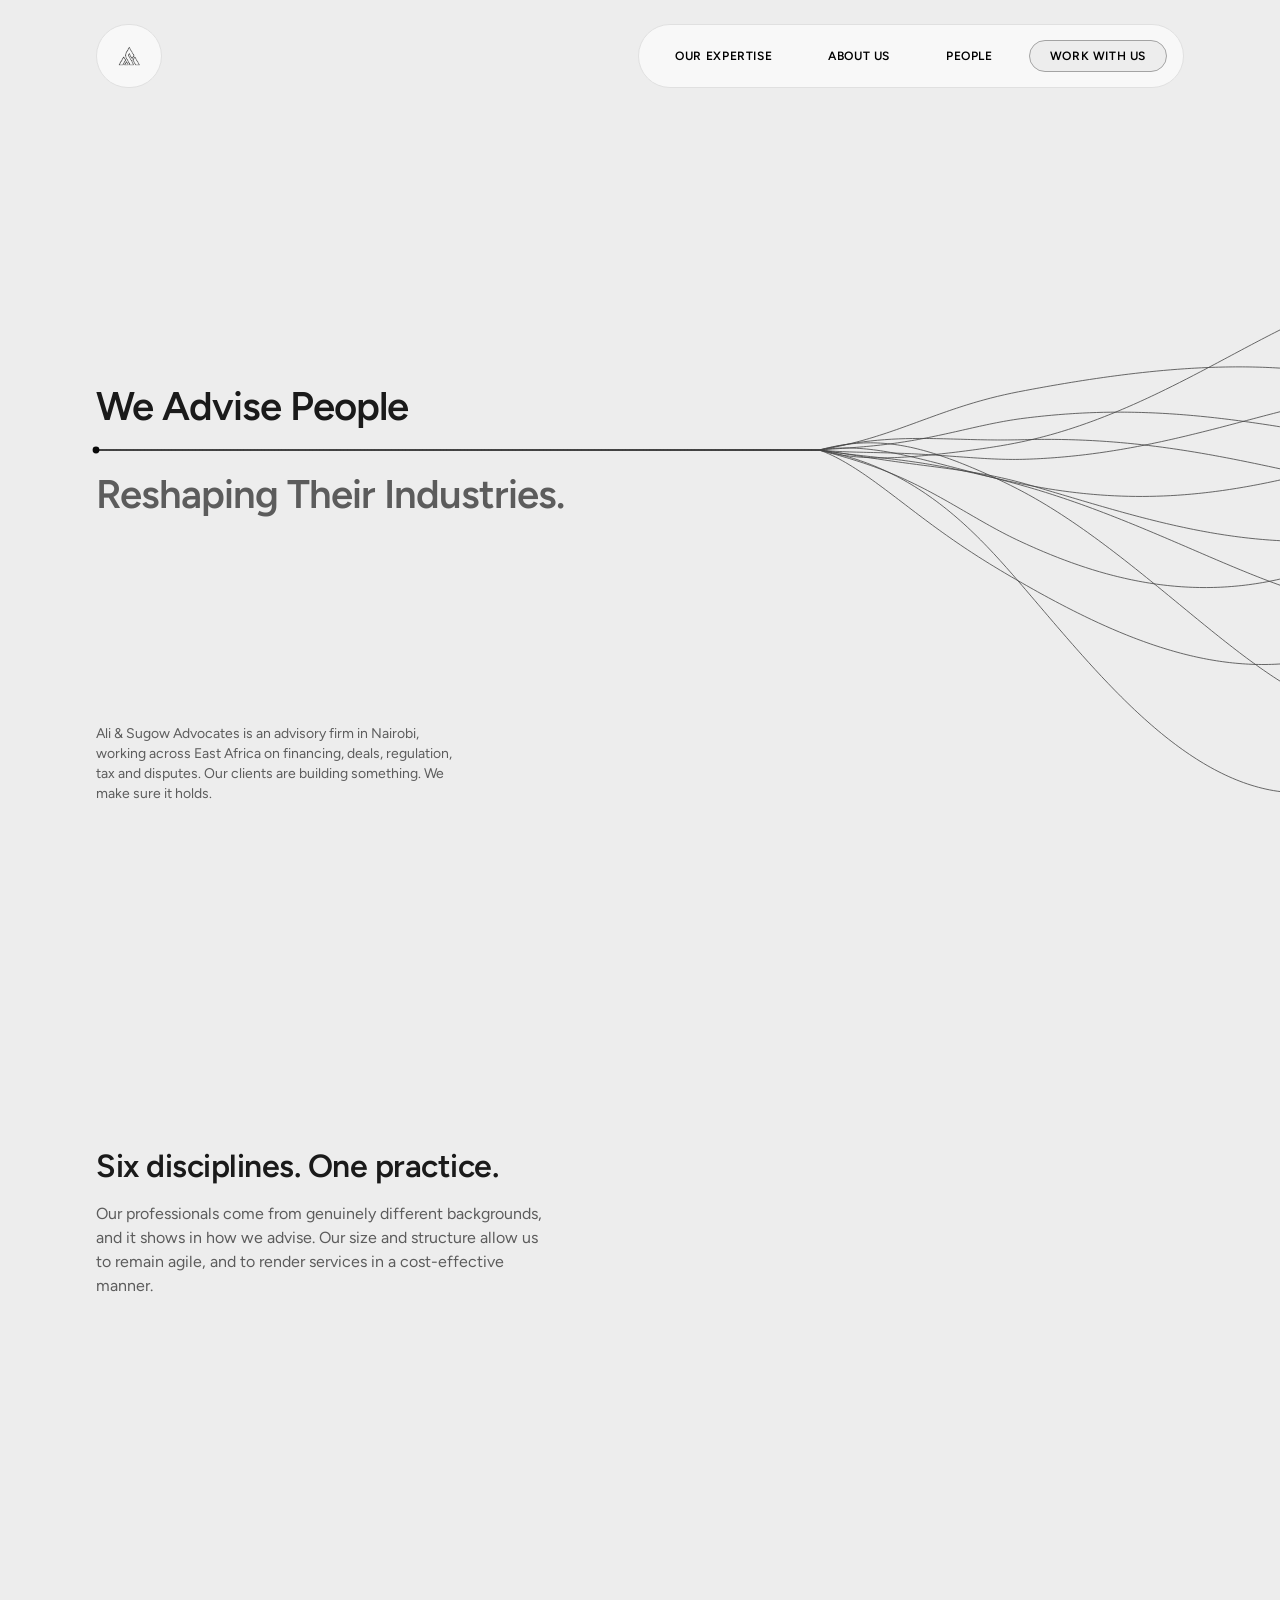
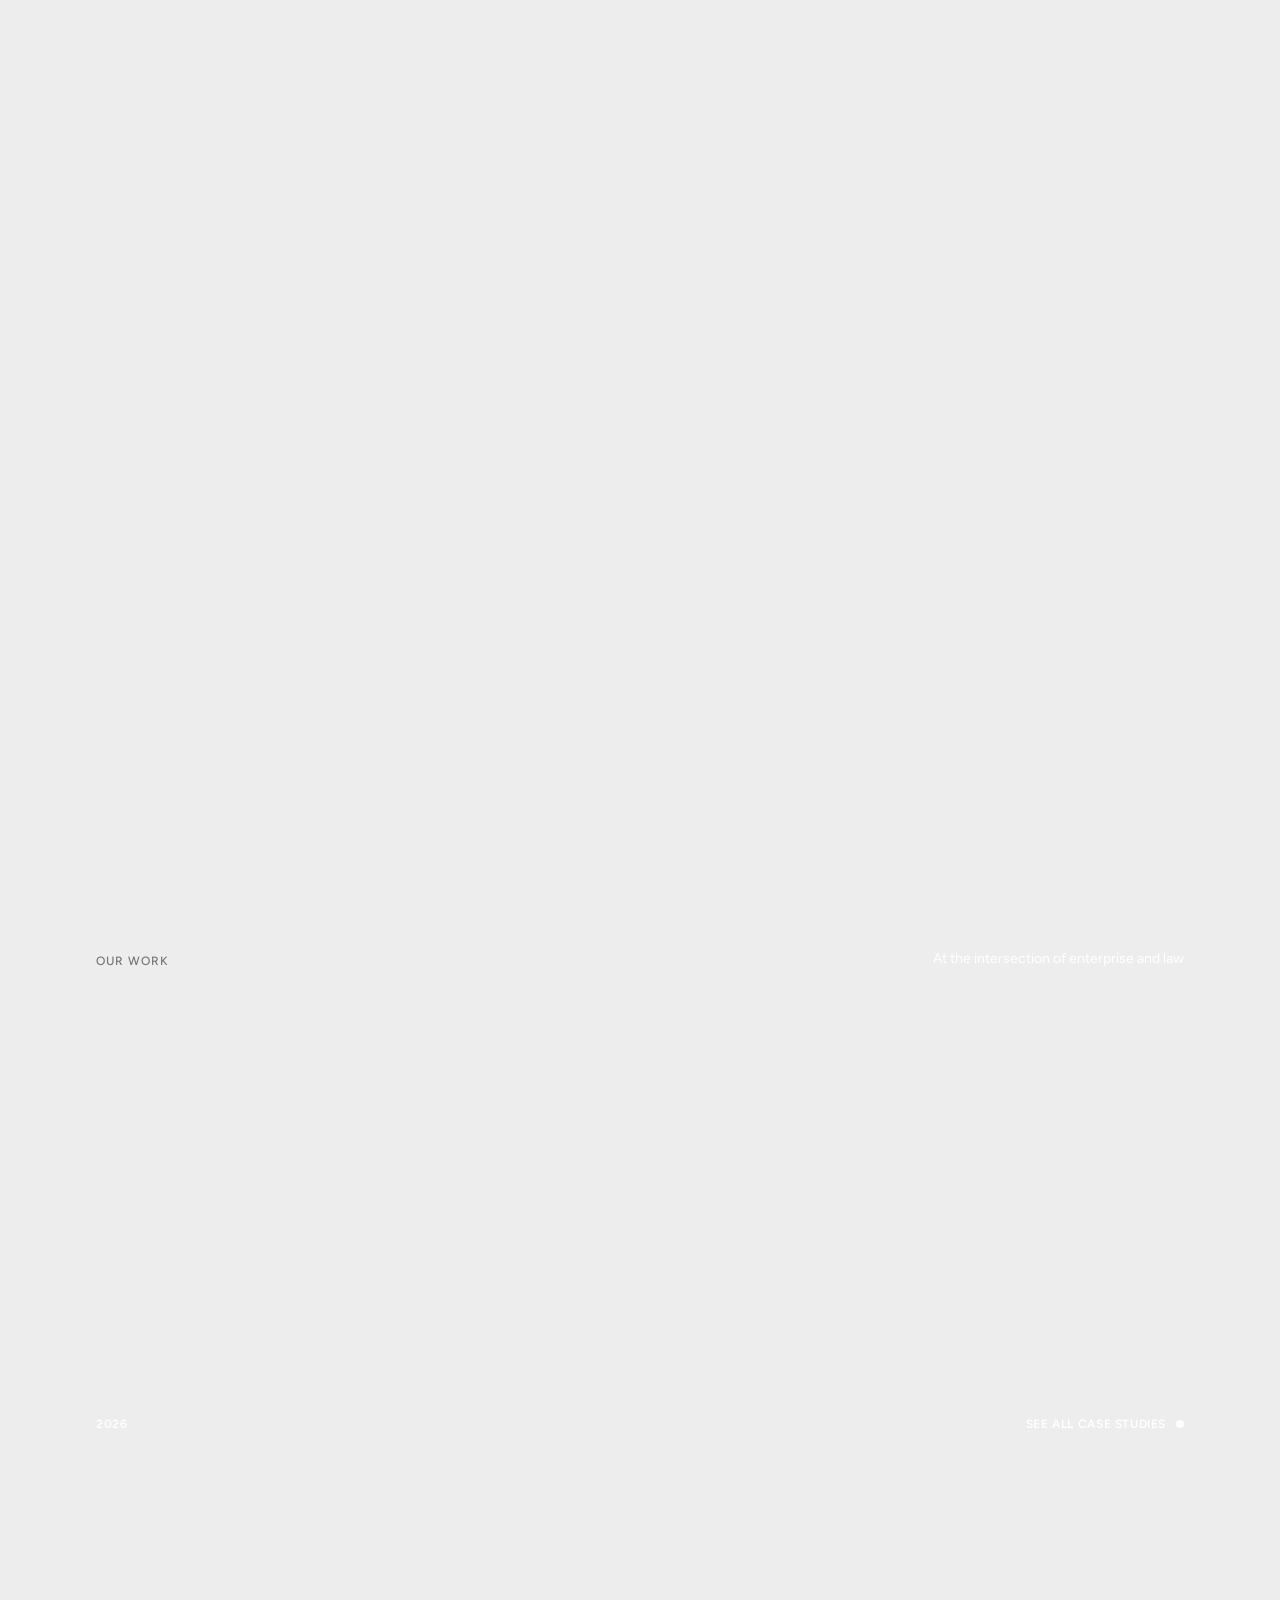
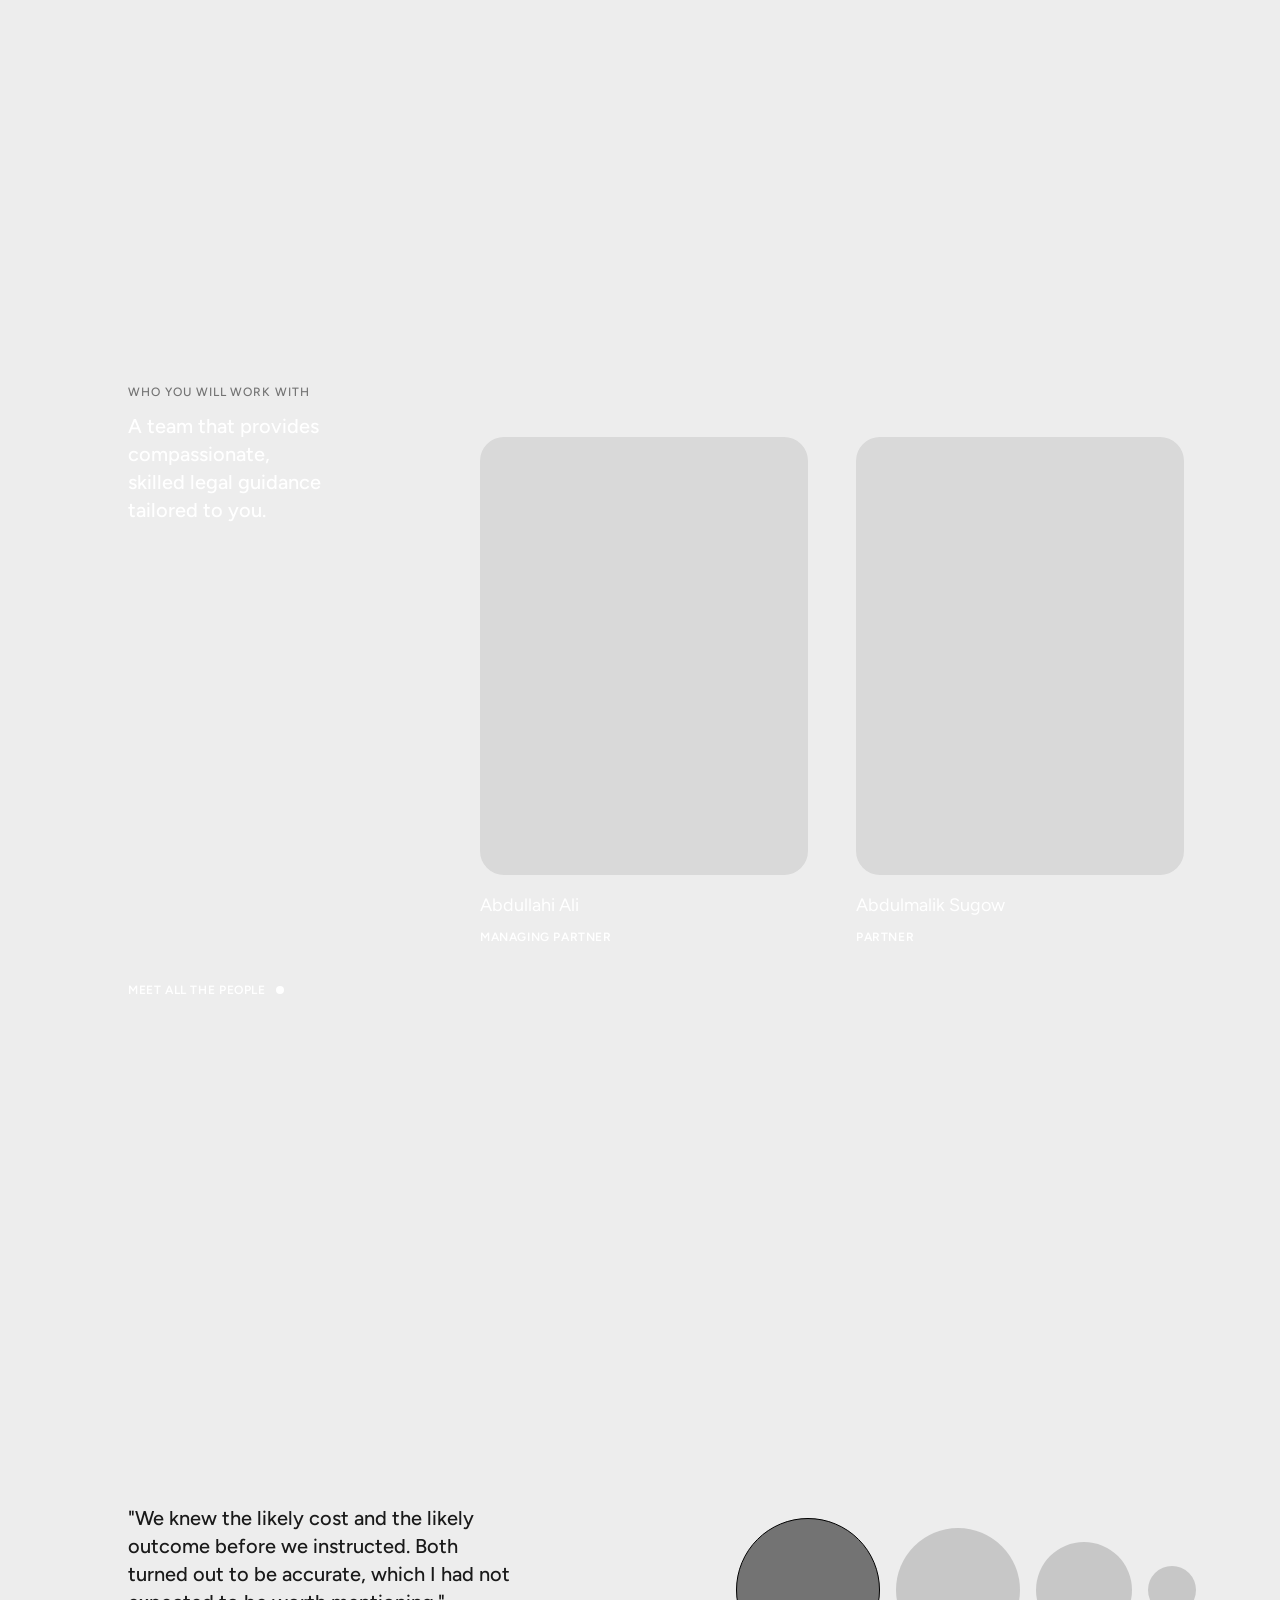
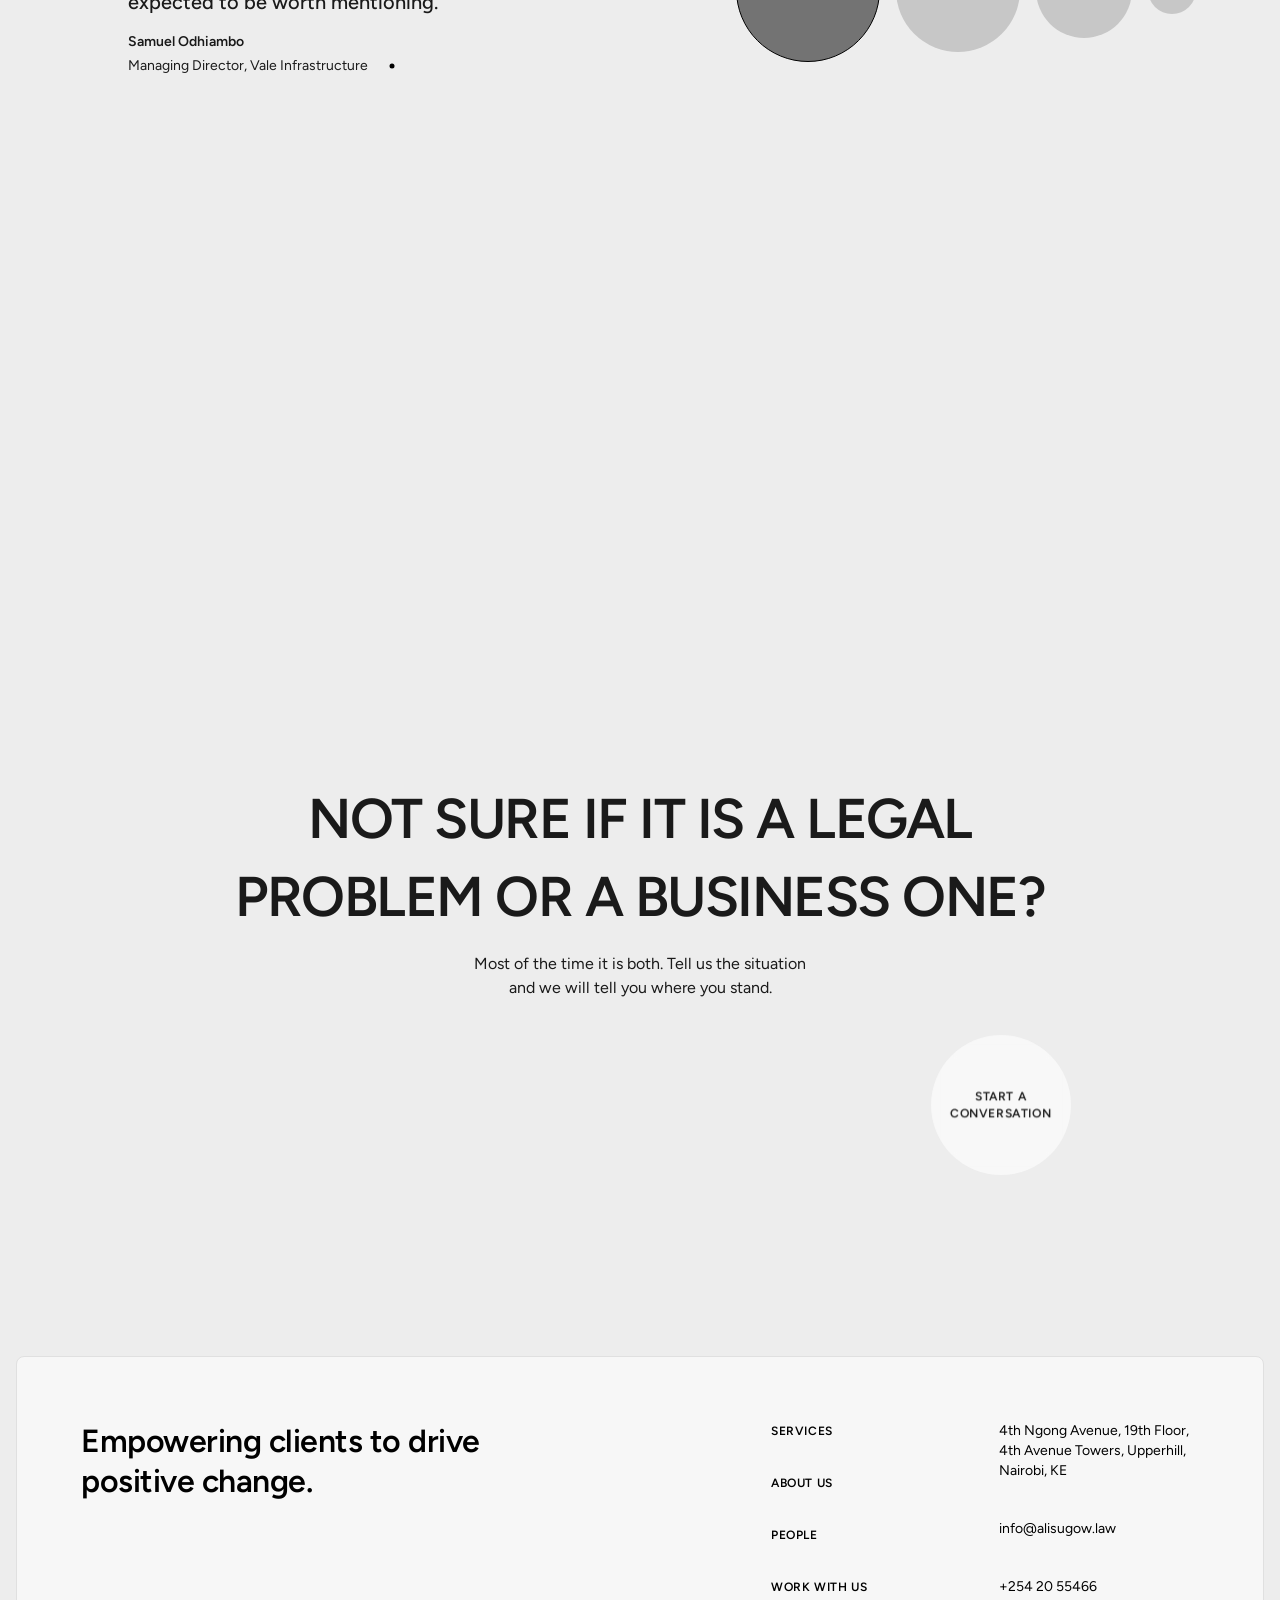
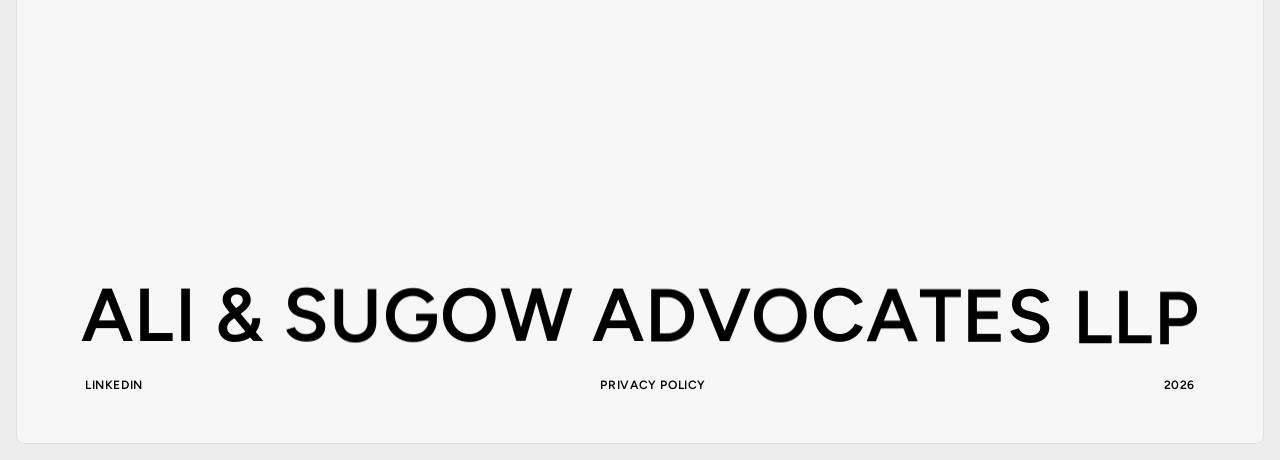
<file: index.html>
<!doctype html>
<html lang="en">
<head>
<meta charset="utf-8">
<meta name="viewport" content="width=device-width, initial-scale=1">
<title>Ali &amp; Sugow Advocates</title>
<link rel="preconnect" href="https://fonts.googleapis.com">
<link rel="preconnect" href="https://fonts.gstatic.com" crossorigin>
<link rel="stylesheet" href="https://fonts.googleapis.com/css2?family=Figtree:wght@300;400;500;600;700&display=swap">
<link rel="stylesheet" href="css/styles.css">
<link rel="stylesheet" href="css/text-animations.css">
</head>
<body>

<header class="site-header is-top" id="site-header">
  <div class="bar">
    <a class="brand" href="#top" aria-label="Ali &amp; Sugow, home">
      <img alt="" src="assets/logomark.png">
      <span class="logotype">ALI <i>|</i> SUGOW</span>
    </a>
    <nav class="nav t-label" aria-label="Main">
      <a href="expertise.html">Our Expertise</a>
      <a href="about.html">About Us</a>
      <a href="#" data-stub>People</a>
      <a class="pill" href="#contact">Work With Us</a>
    </nav>
    <button class="menu-btn t-label" id="menu-btn" aria-expanded="false" aria-controls="menu-panel">Menu</button>
  </div>
  <div class="menu-panel t-label" id="menu-panel" hidden>
    <a href="expertise.html">Our Expertise</a>
    <a href="about.html">About Us</a>
    <a href="#" data-stub>People</a>
    <a href="#contact">Work With Us</a>
  </div>
</header>

<main id="top">
  <!-- Hero: fold 1 (who we are) + fold 2 (what we do), one scroll-driven canvas behind both -->
  <section class="hero" id="hero" aria-label="Introduction">
    <div class="hero-stage">
      <div class="stick">
        <canvas id="hero-canvas" aria-hidden="true"></canvas>
        <div class="hero-copy">
          <div class="hero-line" id="hero-line">
            <h1 class="t-h2 l1" id="hl-1">We advise people</h1>
            <p class="t-h2 roller" id="roller" aria-live="off">
              <span class="is-on">improving their communities.</span>
              <span>reshaping their industries.</span>
              <span>driving economic growth.</span>
            </p>
          </div>
          <div class="firm-line" id="firm-line">
            <p>Ali &amp; Sugow Advocates is an advisory firm in Nairobi, working across East Africa on financing, deals, regulation, tax and disputes. Our clients are building something. We make sure it holds.</p>
          </div>
        </div>
      </div>
    </div>
    <div class="hero-folds">
      <div class="fold fold--1" id="fold-1" aria-hidden="true"></div>
      <div class="fold fold--2">
        <div class="fold-pin">
        <div class="fold-inner what">
          <div class="text">
            <h2 class="t-h3">Six disciplines. One practice.</h2>
            <p class="t-body">Our professionals come from genuinely different backgrounds, and it shows in how we advise. Our size and structure allow us to remain agile, and to render services in a cost-effective manner.</p>
          </div>
          <nav class="expertise t-label" aria-label="Expertise">
            <ul>
              <li><a href="expertise.html#tax-advisory-disputes">Tax Advisory &amp; Disputes</a></li>
              <li><a href="expertise.html#commercial-disputes">Commercial Disputes</a></li>
              <li><a href="expertise.html#regulatory-compliance">Regulatory Compliance</a></li>
            </ul>
            <ul>
              <li><a href="expertise.html#technology-data-fintech">Technology, Data &amp; Fintech</a></li>
              <li><a href="expertise.html#corporate-finance">Corporate Finance</a></li>
              <li><a href="expertise.html#corporate-ma">Corporate M&amp;A</a></li>
            </ul>
          </nav>
        </div>
        </div>
      </div>
    </div>
  </section>

  <!-- Case studies: pinned; text reel runs up, image reel runs down, three matters -->
  <section class="cases" id="cases" aria-label="Our work">
    <div class="cases-stick">
      <div class="cases-row">
        <p class="t-overline">Our Work</p>
        <h2 class="cases-tagline">At the intersection of enterprise and law</h2>
      </div>
      <div class="reels">
        <div class="reel reel--up">
          <div class="track" id="track-l">
            <article class="panel case"><div class="case-in">
              <h3 class="t-h4">Advising a regional bank on a three-jurisdiction acquisition.</h3>
              <div class="tags t-label"><span class="tag tag--count">1/3</span><span class="tag">Corporate M&amp;A</span></div>
            </div></article>
            <article class="panel case"><div class="case-in">
              <h3 class="t-h4">Acting for a manufacturer on six years of disputed assessments.</h3>
              <div class="tags t-label"><span class="tag tag--count">2/3</span><span class="tag">Tax Advisory &amp; Disputes</span></div>
            </div></article>
            <article class="panel case"><div class="case-in">
              <h3 class="t-h4">Advising a payments provider on licensing and data protection.</h3>
              <div class="tags t-label"><span class="tag tag--count">3/3</span><span class="tag">Technology, Data &amp; Fintech</span></div>
            </div></article>
          </div>
        </div>
        <div class="reel reel--down" aria-hidden="true">
          <div class="track" id="track-r"><!-- reversed: the reel runs downward, so matter 1 sits at the bottom -->
            <div class="panel img-ph v3"></div>
            <div class="panel img-ph v2"></div>
            <div class="panel img-ph"></div>
          </div>
        </div>
      </div>
      <div class="cases-row cases-row--bottom t-label">
        <span class="year-roll" aria-label="Year"><span class="year-track" id="year-track"><span>2026</span><span>2025</span><span>2026</span></span></span>
        <a class="cases-link sec-btn" href="#" data-stub><span class="sec-label">See all case studies</span><span class="dot" aria-hidden="true"></span></a>
      </div>
    </div>
  </section>

  <!-- Trust -->
  <!-- People: sits on the same dark ground as Our Work -->
  <section class="people" id="people" aria-label="People">
    <div class="people-left">
      <div class="people-head">
        <p class="t-overline">Who you will work with</p>
        <p class="people-lede">A team that provides compassionate, skilled legal guidance tailored to you.</p>
      </div>
      <a class="sec-btn t-label" href="#" data-stub><span class="sec-label">Meet all the people</span><span class="dot" aria-hidden="true"></span></a>
    </div>
    <div class="people-right">
      <div class="people-row">
        <article class="person">
          <div class="person-photo" role="img" aria-label="Portrait of Abdullahi Ali (placeholder)"></div>
          <div class="person-desc"><p class="person-name">Abdullahi Ali</p><p class="person-role t-label">Managing Partner</p></div>
        </article>
        <article class="person">
          <div class="person-photo" role="img" aria-label="Portrait of Abdulmalik Sugow (placeholder)"></div>
          <div class="person-desc"><p class="person-name">Abdulmalik Sugow</p><p class="person-role t-label">Partner</p></div>
        </article>
      </div>
    </div>
  </section>

  <section class="trust" id="trust" aria-label="Clients">
    <canvas class="lead-line" id="lead-line" aria-hidden="true"></canvas>
    <div class="trust-col">
      <div class="quotes" id="quotes">
        <figure class="quote is-on" style="margin:0">
          <blockquote>"We knew the likely cost and the likely outcome before we instructed. Both turned out to be accurate, which I had not expected to be worth mentioning."</blockquote>
          <figcaption class="who"><span class="name">Samuel Odhiambo</span><span class="role">Managing Director, Vale Infrastructure</span></figcaption>
        </figure>
        <figure class="quote" style="margin:0">
          <blockquote>"They told us not to sue. That advice cost them a litigation fee and saved us about two years."</blockquote>
          <figcaption class="who"><span class="name">Jane Doe</span><span class="role">General Counsel, Acme Bank</span></figcaption>
        </figure>
        <figure class="quote" style="margin:0">
          <blockquote>"We called on a Friday evening about a deadline we had misread. We had an answer that night and a revised position by Monday morning. I have worked with four firms and that has happened once."</blockquote>
          <figcaption class="who"><span class="name">John Doe</span><span class="role">Chief Finance Officer, Meridian Insurance</span></figcaption>
        </figure>
        <figure class="quote" style="margin:0">
          <blockquote>"Most advisers tell you what the law says. Ali &amp; Sugow told us what it would do to the launch date, which was the only thing the board actually wanted to know."</blockquote>
          <figcaption class="who"><span class="name">Jane Roe</span><span class="role">Head of Product, Examplepay</span></figcaption>
        </figure>
        <figure class="quote" style="margin:0">
          <blockquote>"We knew the likely cost and the likely outcome before we instructed. Both turned out to be accurate, which I had not expected to be worth mentioning."</blockquote>
          <figcaption class="who"><span class="name">Samuel Odhiambo</span><span class="role">Managing Director, Vale Infrastructure</span></figcaption>
        </figure>
        <figure class="quote" style="margin:0">
          <blockquote>"They told us not to sue. That advice cost them a litigation fee and saved us about two years."</blockquote>
          <figcaption class="who"><span class="name">Jane Doe</span><span class="role">General Counsel, Acme Bank</span></figcaption>
        </figure>
      </div>
    </div>
    <div class="trust-col trust-col--clients">
      <div class="clients">
        <div class="client-grid" id="client-grid">
          <button class="logo is-focus" data-q="0" aria-label="Client 1 — show testimonial"></button>
          <button class="logo" data-q="1" aria-label="Client 2 — show testimonial"></button>
          <button class="logo" data-q="2" aria-label="Client 3 — show testimonial"></button>
          <button class="logo" data-q="3" aria-label="Client 4 — show testimonial"></button>
          <button class="logo" data-q="4" aria-label="Client 5 — show testimonial"></button>
          <button class="logo" data-q="5" aria-label="Client 6 — show testimonial"></button>
        </div>
      </div>
    </div>
  </section>

  <!-- Get in touch -->
  <section class="touch" id="contact" aria-label="Get in touch">
    <div class="touch-inner">
      <h2 class="t-h1">Not sure if it is a legal problem or a business one?</h2>
      <p class="t-body" id="touch-body">Most of the time it is both. Tell us the situation and we will tell you where you stand.</p>
    </div>
    <canvas class="touch-line" id="touch-line" aria-hidden="true"></canvas>
    <div class="mag-wrap"><a class="mag t-label" id="mag" href="#" data-stub><span class="mag-label">Start a<br>conversation</span></a></div>
  </section>
</main>

<footer class="site-footer">
  <div class="foot">
    <div class="foot-top">
      <p class="mission">Empowering clients to drive positive change.</p>
      <div class="foot-right">
        <nav class="foot-menu t-label" aria-label="Footer">
          <a href="expertise.html">Services</a>
          <a href="about.html">About Us</a>
          <a href="#" data-stub>People</a>
          <a href="#contact">Work With Us</a>
        </nav>
        <address class="contact" style="font-style:normal">
          <span>4th Ngong Avenue, 19th Floor, 4th Avenue Towers, Upperhill, Nairobi, KE</span>
          <span>info@alisugow.law</span>
          <span>+254 20 55466</span>
        </address>
      </div>
    </div>
    <div class="foot-bottom">
      <p class="big" id="big"><span>Ali &amp; Sugow Advocates LLP</span></p>
      <div class="foot-links t-label">
        <a href="#" data-stub>LinkedIn</a>
        <a href="#" data-stub>Privacy Policy</a>
        <span>2026</span>
      </div>
    </div>
  </div>
</footer>


<script src="js/core.js"></script>
<!-- text animations -->
<script src="js/text-animations/slot-hover.js"></script>
<script src="js/text-animations/hero-rolling-line.js"></script>
<script src="js/text-animations/footer-name.js"></script>
<script src="js/text-animations/expertise-reveal.js"></script>
<!-- other animations -->
<script src="js/animations/hero-canvas.js"></script>
<script src="js/animations/our-work-reels.js"></script>
<script src="js/animations/people-reveal.js"></script>
<script src="js/animations/header.js"></script>
<script src="js/animations/testimonial-line.js"></script>
<script src="js/animations/floating-button.js"></script>
</body>
</html>
</file>
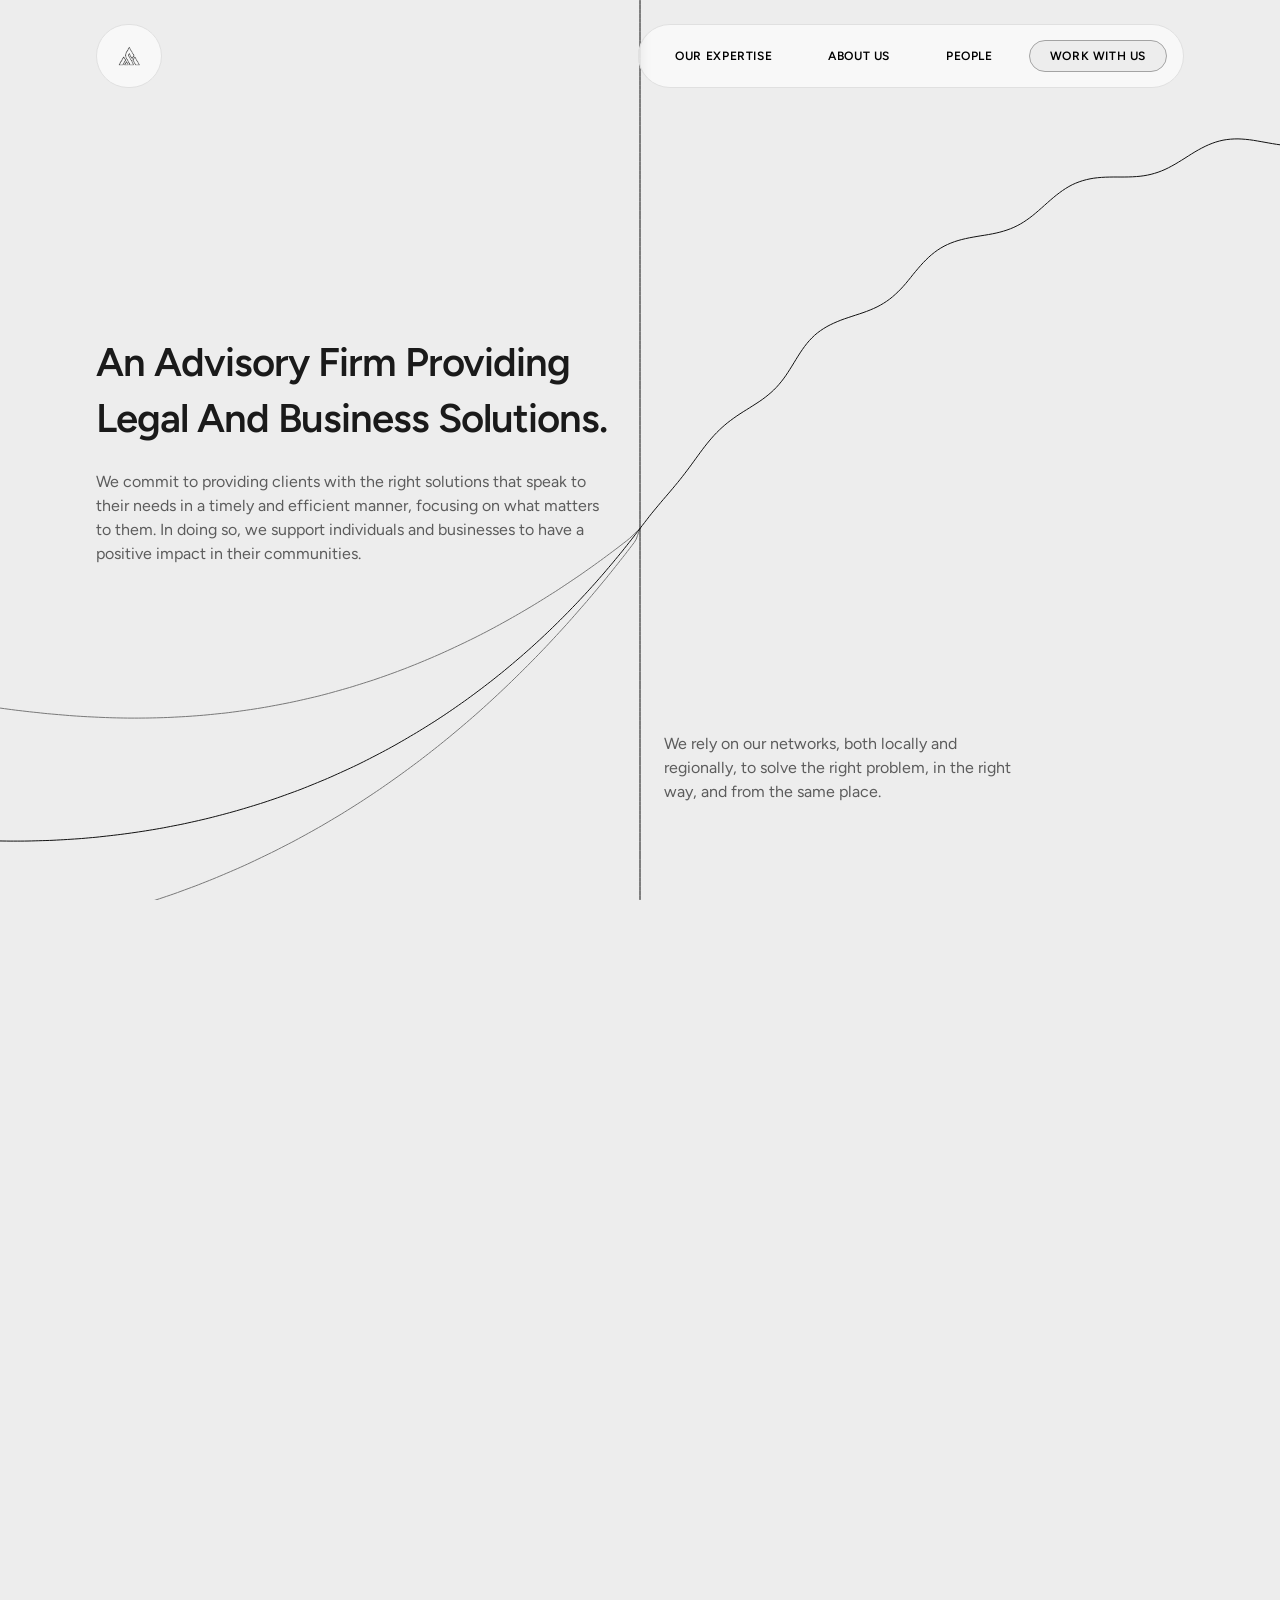
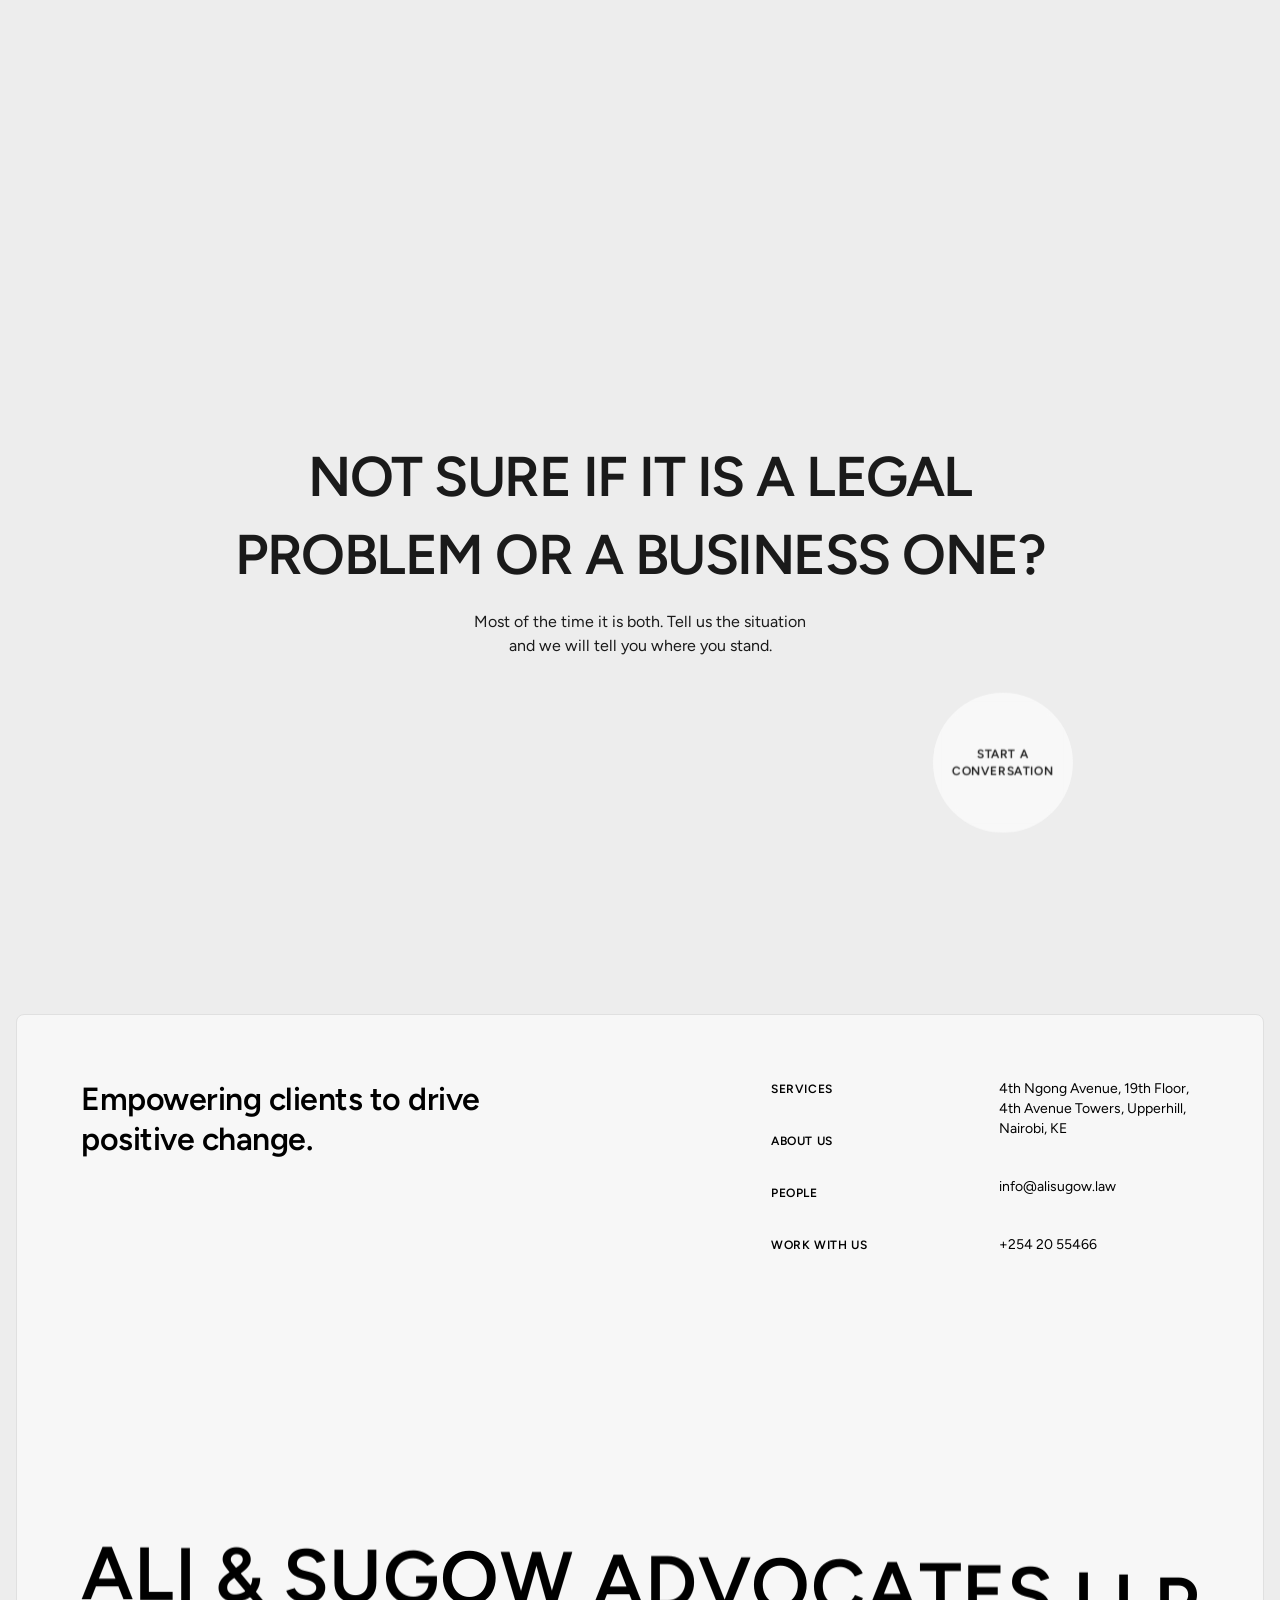
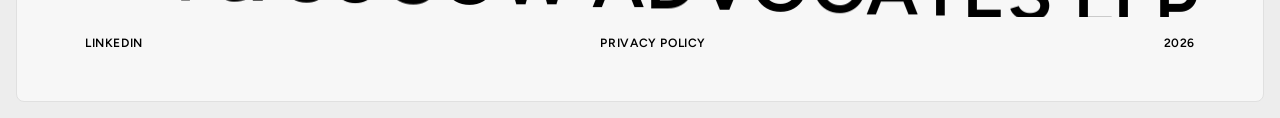
<file: about.html>
<!doctype html>
<html lang="en">
<head>
<meta charset="utf-8">
<meta name="viewport" content="width=device-width, initial-scale=1">
<title>About Us — Ali &amp; Sugow Advocates</title>
<link rel="preconnect" href="https://fonts.googleapis.com">
<link rel="preconnect" href="https://fonts.gstatic.com" crossorigin>
<link rel="stylesheet" href="https://fonts.googleapis.com/css2?family=Figtree:wght@300;400;500;600;700&display=swap">
<link rel="stylesheet" href="css/styles.css">
<link rel="stylesheet" href="css/text-animations.css">
<link rel="stylesheet" href="css/about.css">
</head>
<body>

<header class="site-header is-top" id="site-header">
  <div class="bar">
    <a class="brand" href="index.html" aria-label="Ali &amp; Sugow, home">
      <img alt="" src="assets/logomark.png">
      <span class="logotype">ALI <i>|</i> SUGOW</span>
    </a>
    <nav class="nav t-label" aria-label="Main">
      <a href="expertise.html">Our Expertise</a>
      <a href="about.html" aria-current="page">About Us</a>
      <a href="#" data-stub>People</a>
      <a class="pill" href="#contact">Work With Us</a>
    </nav>
    <button class="menu-btn t-label" id="menu-btn" aria-expanded="false" aria-controls="menu-panel">Menu</button>
  </div>
  <div class="menu-panel t-label" id="menu-panel" hidden>
    <a href="expertise.html">Our Expertise</a>
    <a href="about.html" aria-current="page">About Us</a>
    <a href="#" data-stub>People</a>
    <a href="#contact">Work With Us</a>
  </div>
</header>

<main id="top">
  <!-- About hero: five folds over one pinned, scroll-driven canvas (js/animations/about-canvas.js).
       Copy for each fold sits in the pinned stage and fades fold to fold with scroll (js/text-animations/about-copy.js). -->
  <section class="ab-hero" id="ab-hero" aria-label="About us">
    <div class="ab-stick">
      <canvas id="ab-canvas" aria-hidden="true"></canvas>

      <!-- fold 1: who we are -->
      <div class="ab-copy ab-f1" data-ab-copy="1">
        <div class="ab-f1-main">
          <h1 class="ab-h1">An advisory firm providing legal and business solutions.</h1>
          <p class="ab-body ab-w520">We commit to providing clients with the right solutions that speak to their needs in a timely and efficient manner, focusing on what matters to them. In doing so, we support individuals and businesses to have a positive impact in their communities.</p>
        </div>
        <p class="ab-body ab-f1-side">We rely on our networks, both locally and regionally, to solve the right problem, in the right way, and from the same place.</p>
      </div>

      <!-- fold 2 -->
      <div class="ab-copy ab-fold" data-ab-copy="2">
        <p class="t-overline ab-over">Approach to service</p>
        <h2 class="ab-h3">Clear and direct guidance, delivered in time.</h2>
        <p class="ab-body">We provide clear and direct guidance, and we value responsiveness and commercial awareness above all.</p>
        <p class="ab-body ab-copy-part" data-ab-copy="2b">We help clients identify actual rather than perceived challenges. And we are impact-driven, which is why we view our clients as long-term partners.</p>
      </div>

      <!-- fold 3 -->
      <div class="ab-copy ab-fold" data-ab-copy="3">
        <p class="t-overline ab-over">Vision &amp; purpose</p>
        <h2 class="ab-h3">Advisers of choice for people making a positive impact.</h2>
        <p class="ab-body">We identify with our clients' mission and help them reach the outcomes they are working towards — understanding their industries, anticipating their challenges, and looking past the immediate result to the bigger picture.</p>
        <p class="ab-body">We measure our success not by the number of clients we serve, but by the depth and quality of the relationships we build.</p>
      </div>

      <!-- fold 4 -->
      <div class="ab-copy ab-fold" data-ab-copy="4">
        <p class="t-overline ab-over">Experience</p>
        <h2 class="ab-h3">Diverse backgrounds, one shared view of work.</h2>
        <p class="ab-body">We have been involved in complex commercial transactions as well as macro-level policy work. Our professionals bring together diverse backgrounds, and that range is what informs how we advise.</p>
      </div>

      <!-- fold 5: values around the mark -->
      <div class="ab-copy ab-values" data-ab-copy="5">
        <h2 class="t-overline ab-values-label">Our Values</h2>
        <div class="ab-val ab-val--tl"><p class="ab-val-h">Transparency</p><p class="ab-val-s">to plan with certainty</p></div>
        <div class="ab-val ab-val--tr"><p class="ab-val-h">Responsiveness</p><p class="ab-val-s">to act in time</p></div>
        <div class="ab-val ab-val--bl"><p class="ab-val-h">Empathy</p><p class="ab-val-s">to advise on your reality</p></div>
        <div class="ab-val ab-val--br"><p class="ab-val-h">Agility</p><p class="ab-val-s">to move when things do.</p></div>
      </div>
    </div>
  </section>

  <!-- Get in touch -->
  <section class="touch" id="contact" aria-label="Get in touch">
    <div class="touch-inner">
      <h2 class="t-h1">Not sure if it is a legal problem or a business one?</h2>
      <p class="t-body" id="touch-body">Most of the time it is both. Tell us the situation and we will tell you where you stand.</p>
    </div>
    <canvas class="touch-line" id="touch-line" aria-hidden="true"></canvas>
    <div class="mag-wrap"><a class="mag t-label" id="mag" href="#" data-stub><span class="mag-label">Start a<br>conversation</span></a></div>
  </section>
</main>

<footer class="site-footer">
  <div class="foot">
    <div class="foot-top">
      <p class="mission">Empowering clients to drive positive change.</p>
      <div class="foot-right">
        <nav class="foot-menu t-label" aria-label="Footer">
          <a href="expertise.html">Services</a>
          <a href="about.html">About Us</a>
          <a href="#" data-stub>People</a>
          <a href="#contact">Work With Us</a>
        </nav>
        <address class="contact" style="font-style:normal">
          <span>4th Ngong Avenue, 19th Floor, 4th Avenue Towers, Upperhill, Nairobi, KE</span>
          <span>info@alisugow.law</span>
          <span>+254 20 55466</span>
        </address>
      </div>
    </div>
    <div class="foot-bottom">
      <p class="big" id="big"><span>Ali &amp; Sugow Advocates LLP</span></p>
      <div class="foot-links t-label">
        <a href="#" data-stub>LinkedIn</a>
        <a href="#" data-stub>Privacy Policy</a>
        <span>2026</span>
      </div>
    </div>
  </div>
</footer>



<script src="js/core.js"></script>
<!-- text animations -->
<script src="js/text-animations/slot-hover.js"></script>
<script src="js/text-animations/footer-name.js"></script>
<script src="js/text-animations/about-copy.js"></script>
<!-- other animations -->
<script src="js/animations/about-geometry.js"></script>
<script src="js/animations/about-canvas.js"></script>
<script src="js/animations/header.js"></script>
<script src="js/animations/floating-button.js"></script>
</body>
</html>
</file>
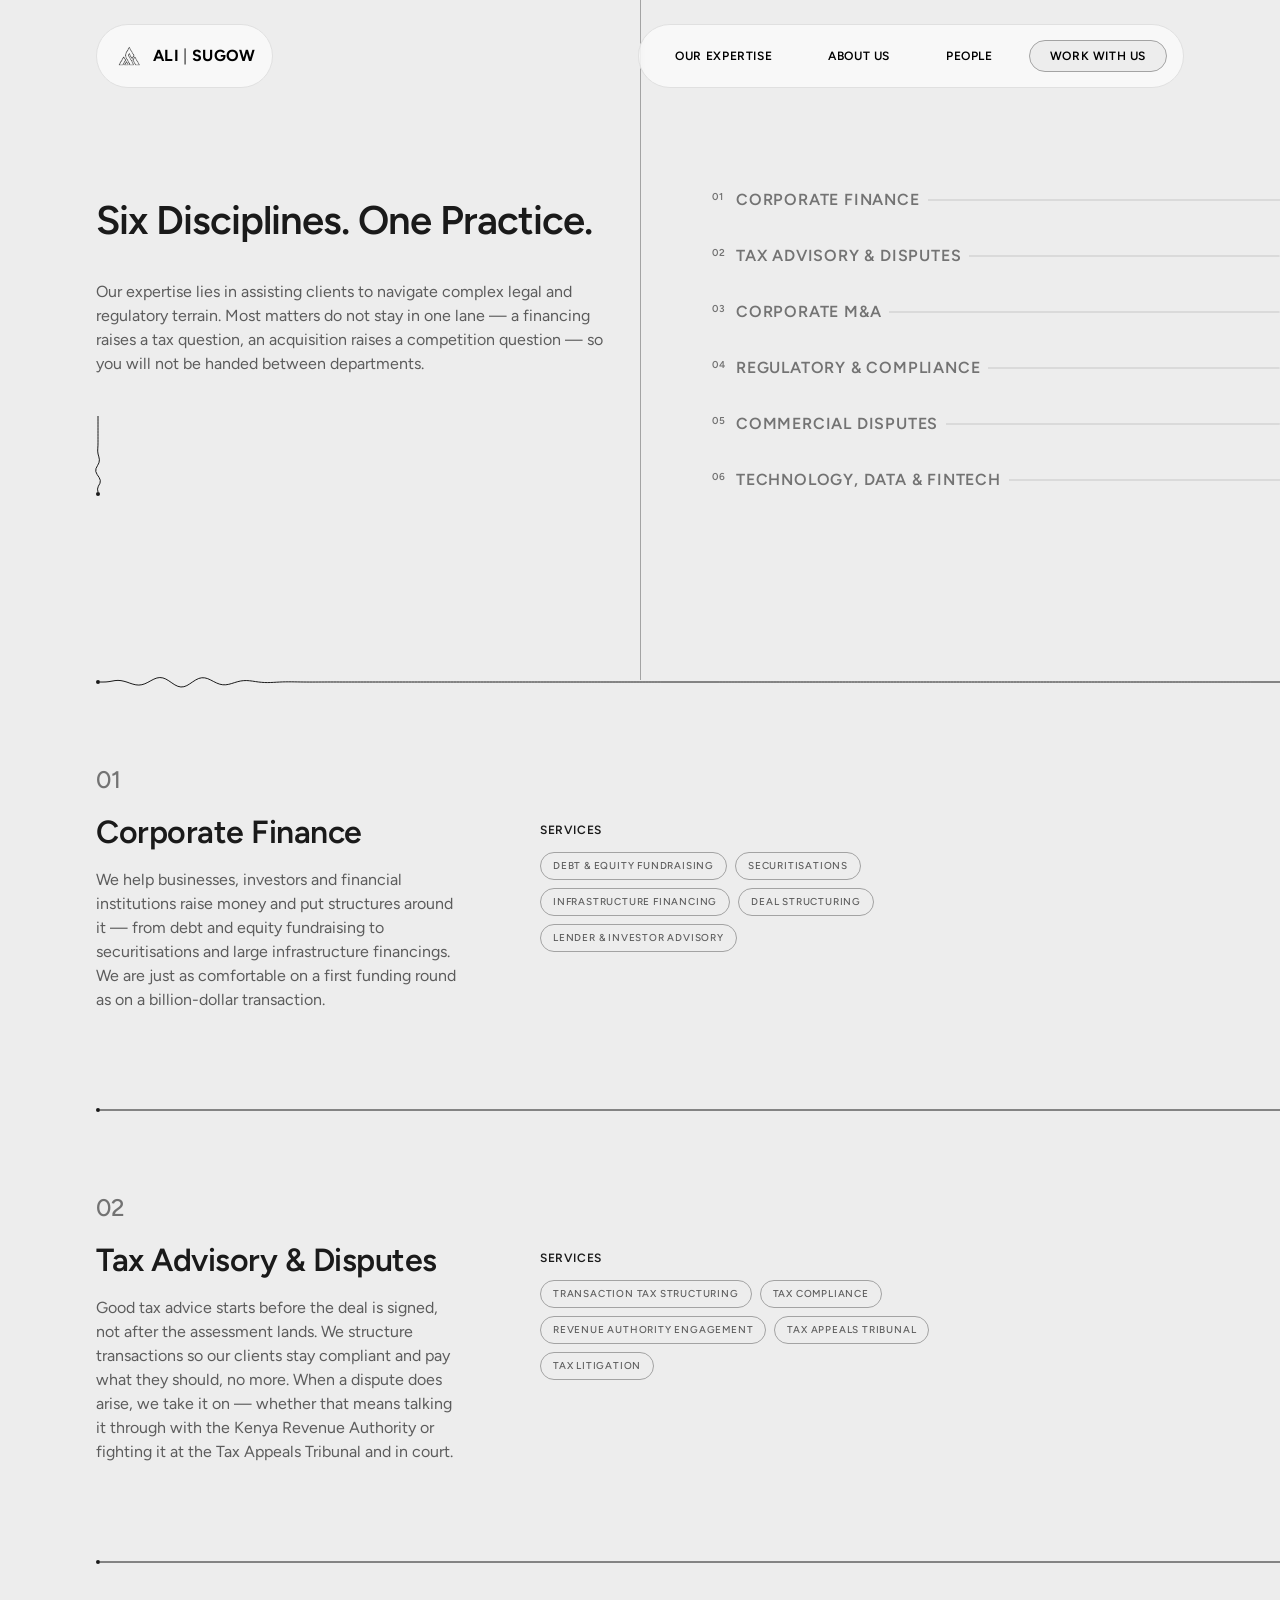
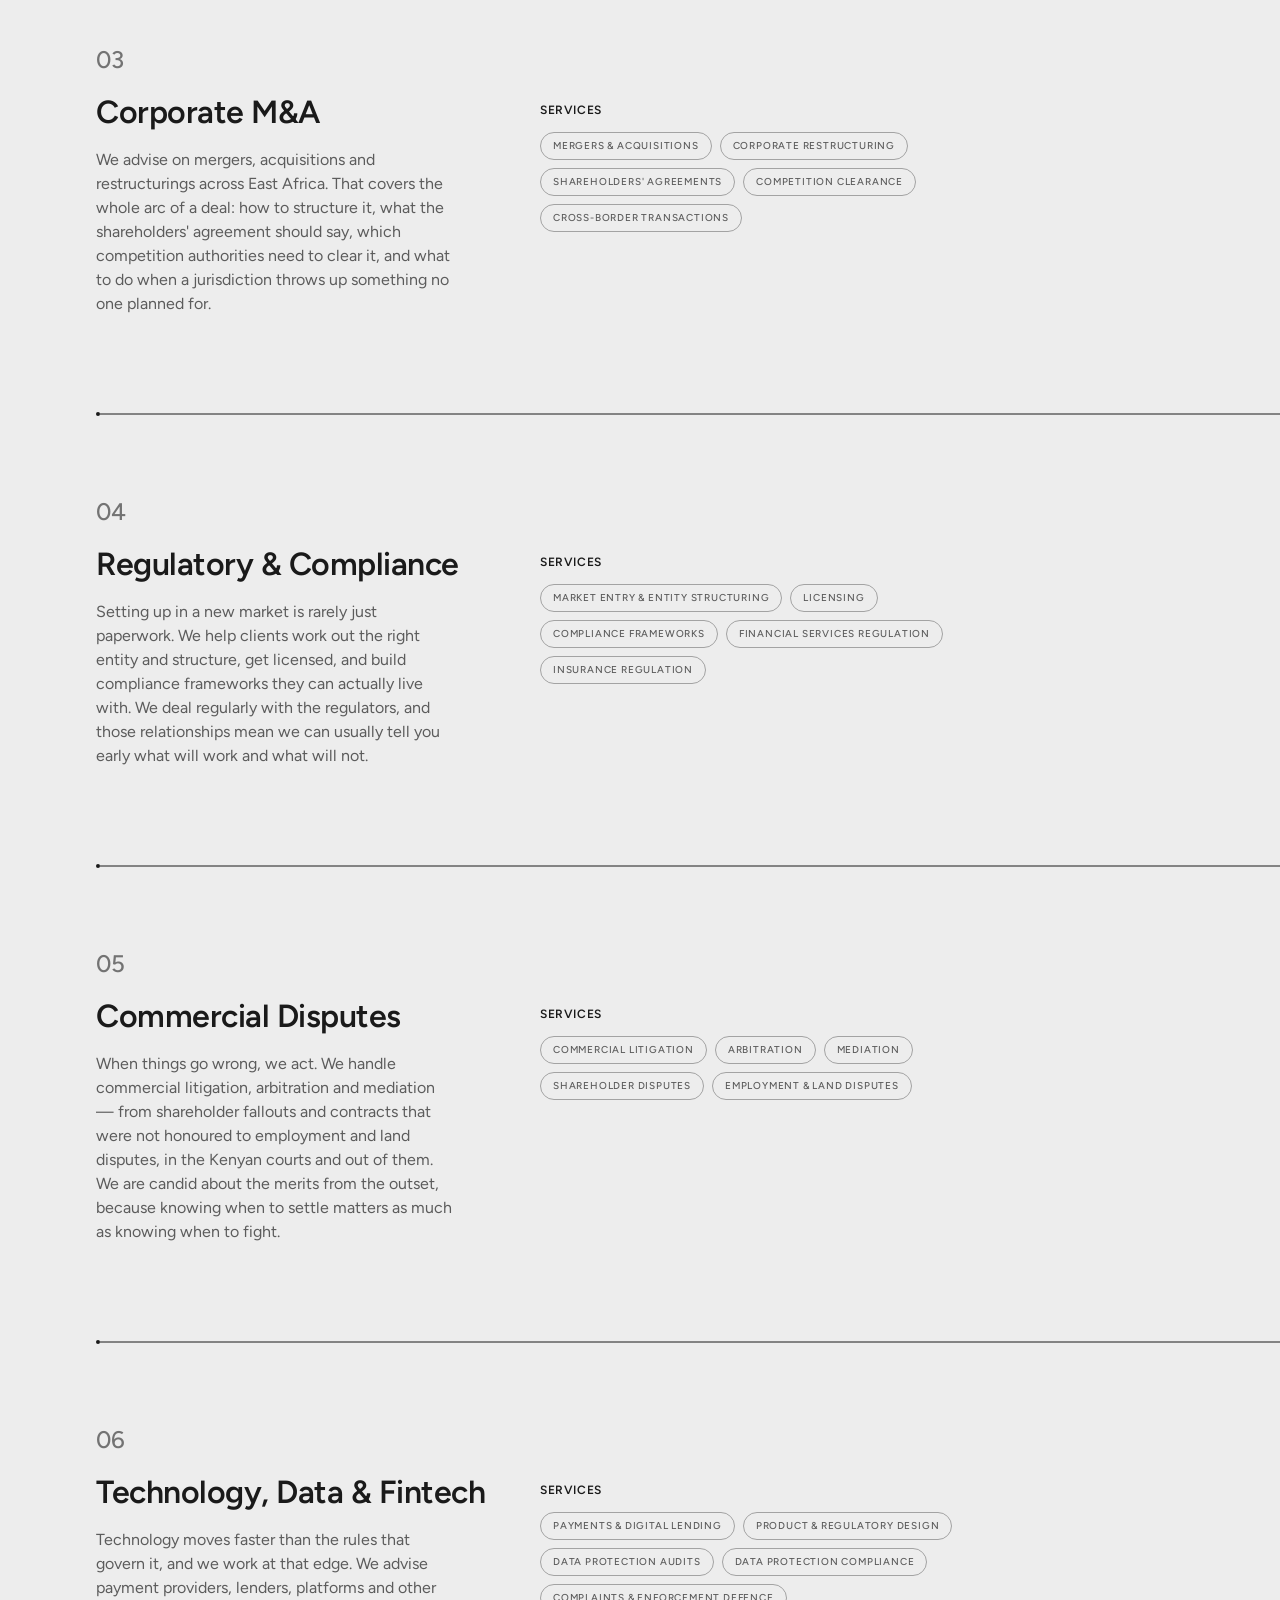
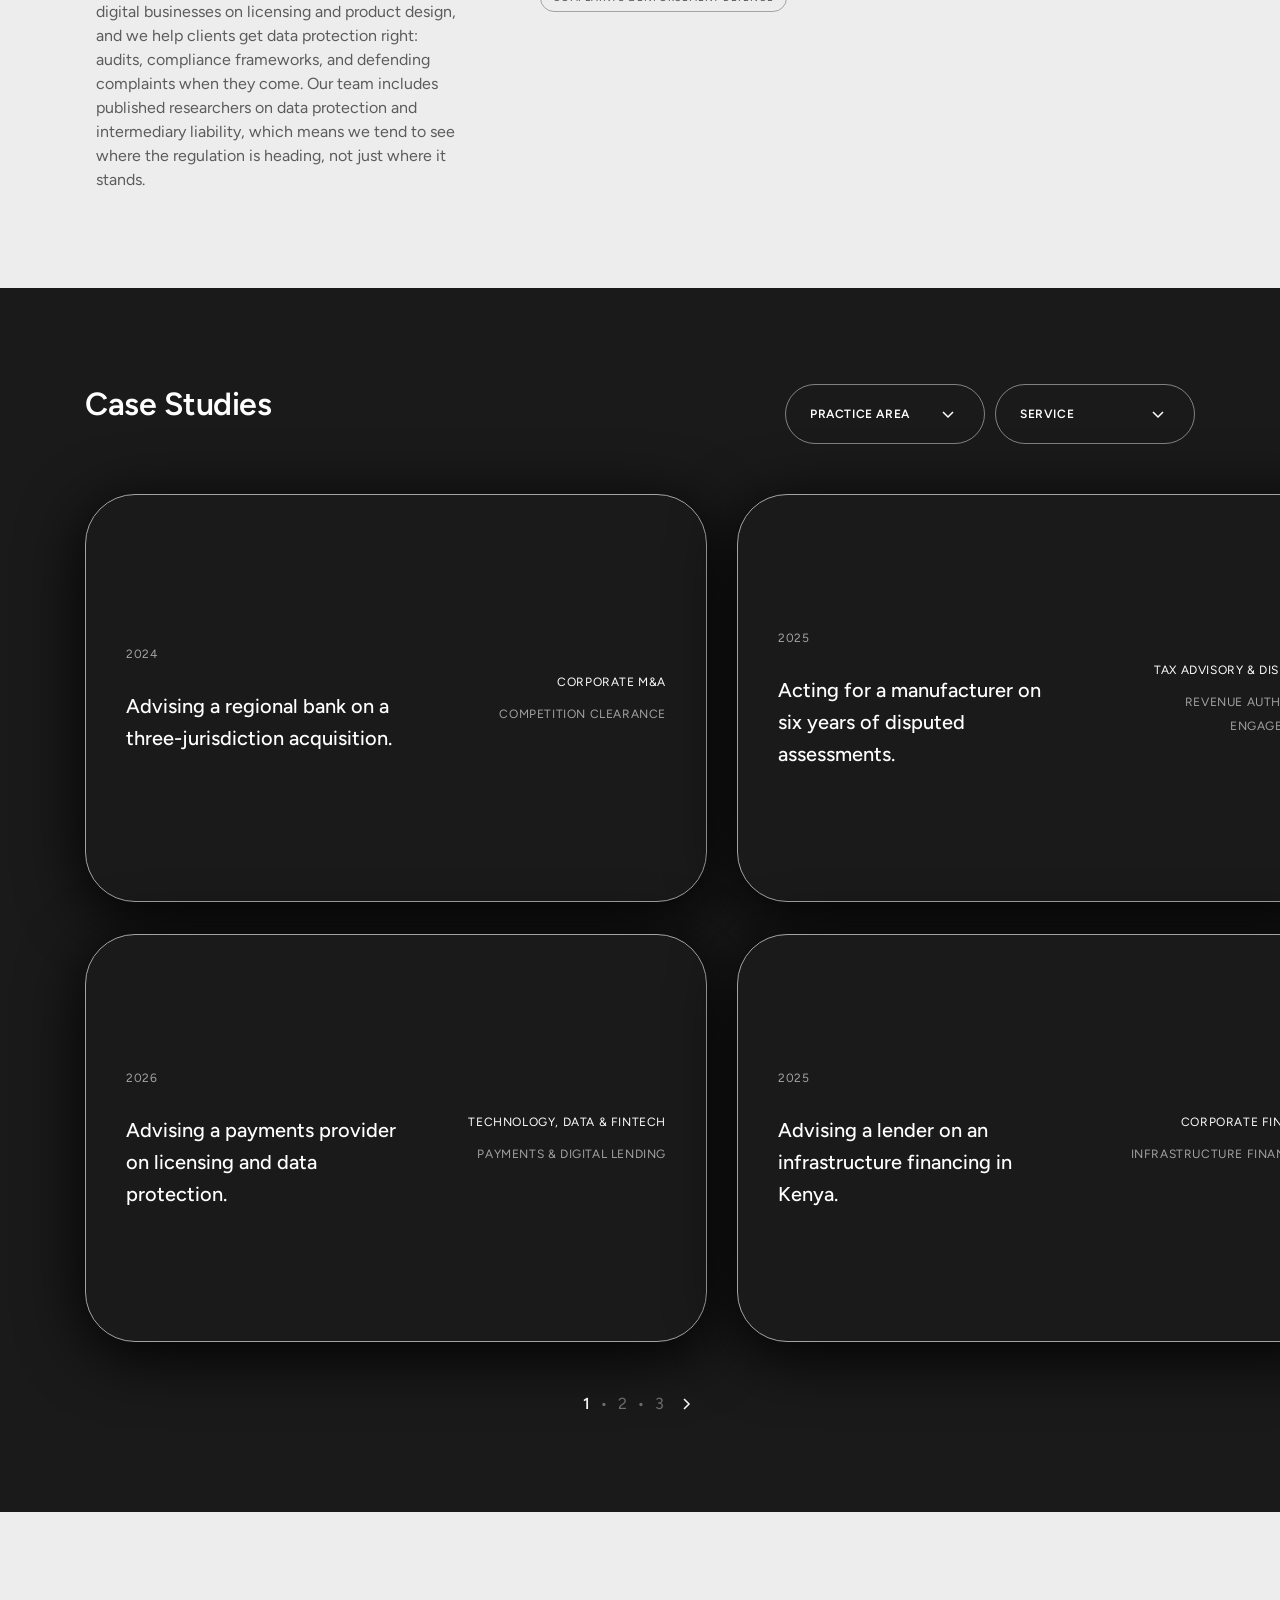
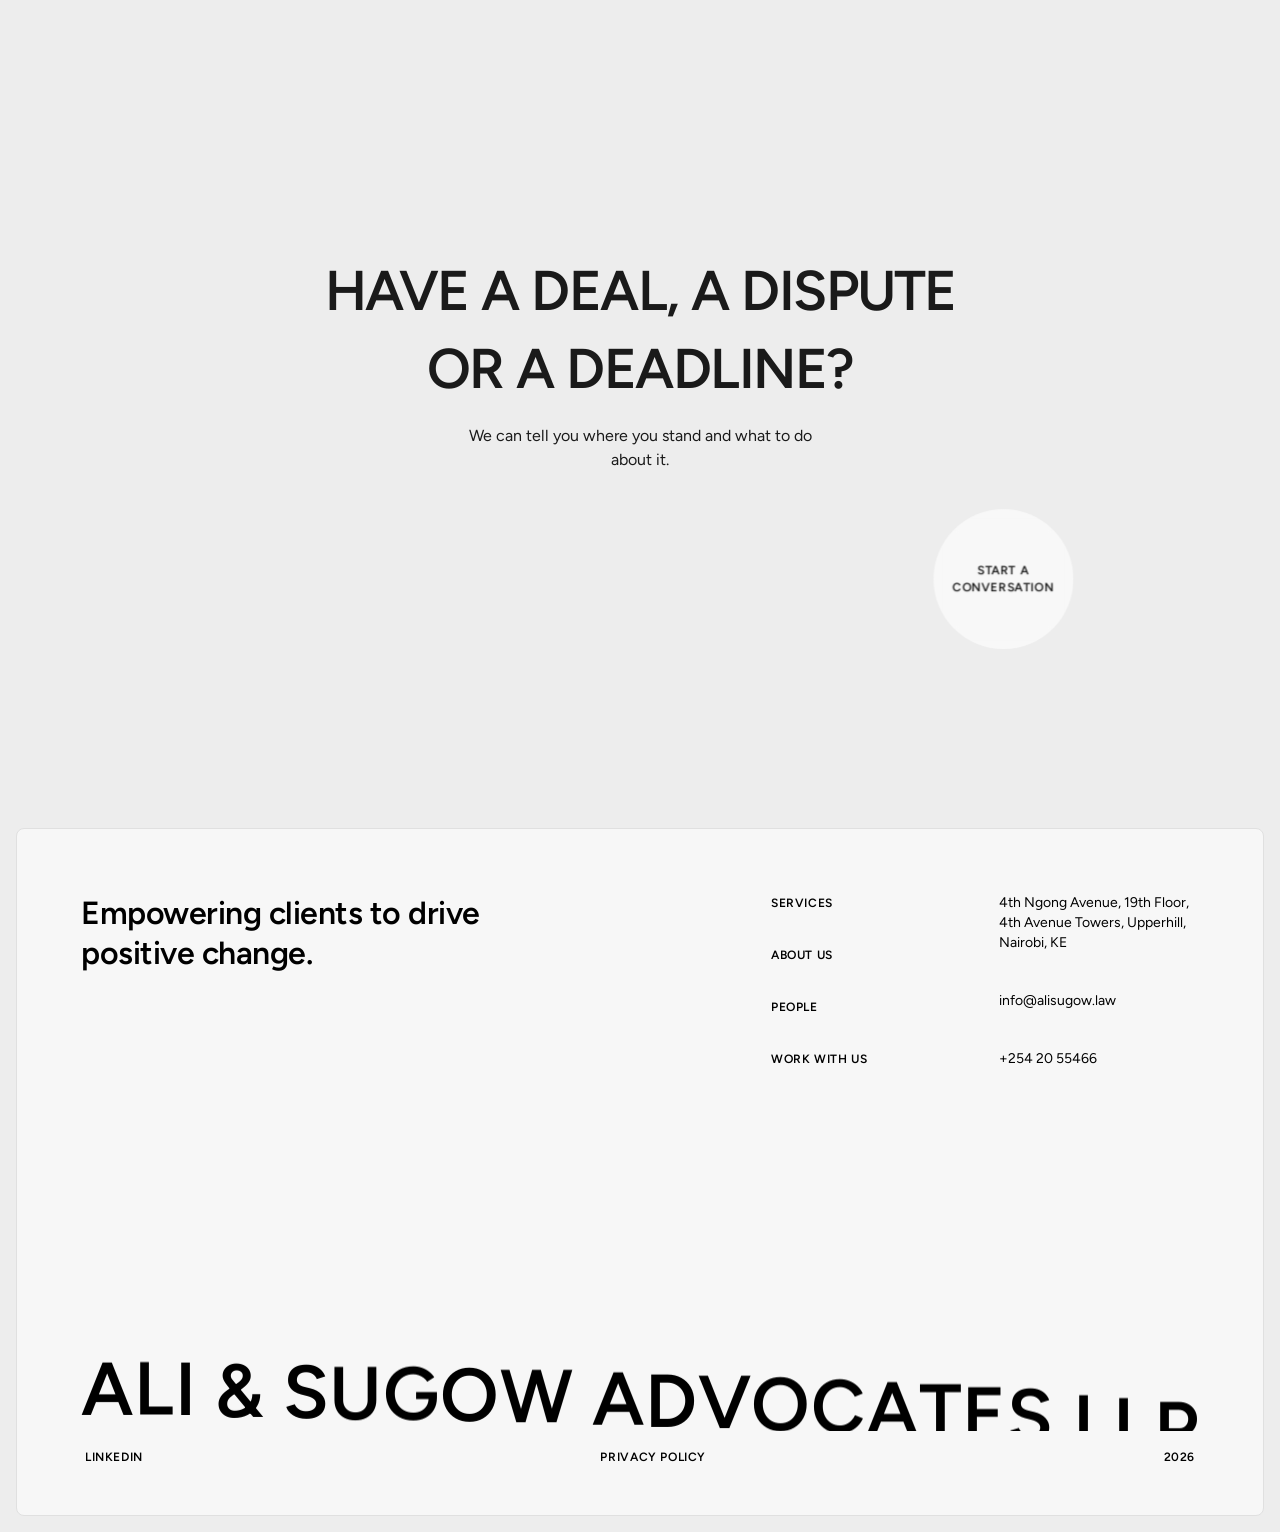
<file: expertise.html>
<!doctype html>
<html lang="en">
<head>
<meta charset="utf-8">
<meta name="viewport" content="width=device-width, initial-scale=1">
<title>Expertise — Ali &amp; Sugow Advocates</title>
<link rel="preconnect" href="https://fonts.googleapis.com">
<link rel="preconnect" href="https://fonts.gstatic.com" crossorigin>
<link rel="stylesheet" href="https://fonts.googleapis.com/css2?family=Figtree:wght@300;400;500;600;700&display=swap">
<link rel="stylesheet" href="css/styles.css">
<link rel="stylesheet" href="css/text-animations.css">
<link rel="stylesheet" href="css/expertise.css">
</head>
<body>

<header class="site-header" id="site-header" data-logotype="static">
  <div class="bar">
    <a class="brand" href="index.html" aria-label="Ali &amp; Sugow, home">
      <img alt="" src="assets/logomark.png">
      <span class="logotype">ALI <i>|</i> SUGOW</span>
    </a>
    <nav class="nav t-label" aria-label="Main">
      <a href="expertise.html" aria-current="page">Our Expertise</a>
      <a href="about.html">About Us</a>
      <a href="#" data-stub>People</a>
      <a class="pill" href="#contact">Work With Us</a>
    </nav>
    <button class="menu-btn t-label" id="menu-btn" aria-expanded="false" aria-controls="menu-panel">Menu</button>
  </div>
  <div class="menu-panel t-label" id="menu-panel" hidden>
    <a href="expertise.html" aria-current="page">Our Expertise</a>
    <a href="about.html">About Us</a>
    <a href="#" data-stub>People</a>
    <a href="#contact">Work With Us</a>
  </div>
</header>

<main id="top">
  <!-- Hero: statement + the six disciplines as an index (each anchors to its block below) -->
  <section class="ex-hero" aria-label="Expertise">
    <span class="ex-hero-rule" aria-hidden="true"></span>
    <div class="ex-hero-left">
      <h1 class="ex-h1">Six disciplines. One practice.</h1>
      <p class="ex-lede">Our expertise lies in assisting clients to navigate complex legal and regulatory terrain. Most matters do not stay in one lane — a financing raises a tax question, an acquisition raises a competition question — so you will not be handed between departments.</p>
      <span class="scroll-hint" aria-hidden="true"><span class="wave-line" data-wave="hint"></span><span class="hint-dot"></span></span>
    </div>
    <nav class="area-menu t-label" aria-label="Disciplines">
      <ul>
          <li><a href="#corporate-finance"><span class="am-num">01</span><span class="am-label">Corporate Finance</span><span class="am-line wave-line" data-wave="menu" aria-hidden="true"></span></a></li>
          <li><a href="#tax-advisory-disputes"><span class="am-num">02</span><span class="am-label">Tax Advisory &amp; Disputes</span><span class="am-line wave-line" data-wave="menu" aria-hidden="true"></span></a></li>
          <li><a href="#corporate-ma"><span class="am-num">03</span><span class="am-label">Corporate M&amp;A</span><span class="am-line wave-line" data-wave="menu" aria-hidden="true"></span></a></li>
          <li><a href="#regulatory-compliance"><span class="am-num">04</span><span class="am-label">Regulatory &amp; Compliance</span><span class="am-line wave-line" data-wave="menu" aria-hidden="true"></span></a></li>
          <li><a href="#commercial-disputes"><span class="am-num">05</span><span class="am-label">Commercial Disputes</span><span class="am-line wave-line" data-wave="menu" aria-hidden="true"></span></a></li>
          <li><a href="#technology-data-fintech"><span class="am-num">06</span><span class="am-label">Technology, Data &amp; Fintech</span><span class="am-line wave-line" data-wave="menu" aria-hidden="true"></span></a></li>
      </ul>
    </nav>
  </section>

  <!-- The six disciplines -->
  <div class="areas" id="areas">
    <section class="area" id="corporate-finance" aria-labelledby="corporate-finance-h">
      <div class="area-rule" aria-hidden="true"><span class="area-dot"></span><span class="wave-line" data-wave="rule"></span></div>
      <div class="area-in">
        <div class="area-main">
          <p class="area-num">01</p>
          <h2 class="area-name" id="corporate-finance-h">Corporate Finance</h2>
          <p class="area-body">We help businesses, investors and financial institutions raise money and put structures around it — from debt and equity fundraising to securitisations and large infrastructure financings. We are just as comfortable on a first funding round as on a billion-dollar transaction.</p>
        </div>
        <div class="area-services">
          <p class="t-label area-services-h">Services</p>
          <ul class="tags"><li class="tag t-label">Debt &amp; Equity Fundraising</li><li class="tag t-label">Securitisations</li><li class="tag t-label">Infrastructure Financing</li><li class="tag t-label">Deal Structuring</li><li class="tag t-label">Lender &amp; Investor Advisory</li></ul>
        </div>
      </div>
    </section>
    <section class="area" id="tax-advisory-disputes" aria-labelledby="tax-advisory-disputes-h">
      <div class="area-rule" aria-hidden="true"><span class="area-dot"></span><span class="wave-line" data-wave="rule"></span></div>
      <div class="area-in">
        <div class="area-main">
          <p class="area-num">02</p>
          <h2 class="area-name" id="tax-advisory-disputes-h">Tax Advisory &amp; Disputes</h2>
          <p class="area-body">Good tax advice starts before the deal is signed, not after the assessment lands. We structure transactions so our clients stay compliant and pay what they should, no more. When a dispute does arise, we take it on — whether that means talking it through with the Kenya Revenue Authority or fighting it at the Tax Appeals Tribunal and in court.</p>
        </div>
        <div class="area-services">
          <p class="t-label area-services-h">Services</p>
          <ul class="tags"><li class="tag t-label">Transaction Tax Structuring</li><li class="tag t-label">Tax Compliance</li><li class="tag t-label">Revenue Authority Engagement</li><li class="tag t-label">Tax Appeals Tribunal</li><li class="tag t-label">Tax Litigation</li></ul>
        </div>
      </div>
    </section>
    <section class="area" id="corporate-ma" aria-labelledby="corporate-ma-h">
      <div class="area-rule" aria-hidden="true"><span class="area-dot"></span><span class="wave-line" data-wave="rule"></span></div>
      <div class="area-in">
        <div class="area-main">
          <p class="area-num">03</p>
          <h2 class="area-name" id="corporate-ma-h">Corporate M&amp;A</h2>
          <p class="area-body">We advise on mergers, acquisitions and restructurings across East Africa. That covers the whole arc of a deal: how to structure it, what the shareholders&#x27; agreement should say, which competition authorities need to clear it, and what to do when a jurisdiction throws up something no one planned for.</p>
        </div>
        <div class="area-services">
          <p class="t-label area-services-h">Services</p>
          <ul class="tags"><li class="tag t-label">Mergers &amp; Acquisitions</li><li class="tag t-label">Corporate Restructuring</li><li class="tag t-label">Shareholders&#x27; Agreements</li><li class="tag t-label">Competition Clearance</li><li class="tag t-label">Cross-Border Transactions</li></ul>
        </div>
      </div>
    </section>
    <section class="area" id="regulatory-compliance" aria-labelledby="regulatory-compliance-h">
      <div class="area-rule" aria-hidden="true"><span class="area-dot"></span><span class="wave-line" data-wave="rule"></span></div>
      <div class="area-in">
        <div class="area-main">
          <p class="area-num">04</p>
          <h2 class="area-name" id="regulatory-compliance-h">Regulatory &amp; Compliance</h2>
          <p class="area-body">Setting up in a new market is rarely just paperwork. We help clients work out the right entity and structure, get licensed, and build compliance frameworks they can actually live with. We deal regularly with the regulators, and those relationships mean we can usually tell you early what will work and what will not.</p>
        </div>
        <div class="area-services">
          <p class="t-label area-services-h">Services</p>
          <ul class="tags"><li class="tag t-label">Market Entry &amp; Entity Structuring</li><li class="tag t-label">Licensing</li><li class="tag t-label">Compliance Frameworks</li><li class="tag t-label">Financial Services Regulation</li><li class="tag t-label">Insurance Regulation</li></ul>
        </div>
      </div>
    </section>
    <section class="area" id="commercial-disputes" aria-labelledby="commercial-disputes-h">
      <div class="area-rule" aria-hidden="true"><span class="area-dot"></span><span class="wave-line" data-wave="rule"></span></div>
      <div class="area-in">
        <div class="area-main">
          <p class="area-num">05</p>
          <h2 class="area-name" id="commercial-disputes-h">Commercial Disputes</h2>
          <p class="area-body">When things go wrong, we act. We handle commercial litigation, arbitration and mediation — from shareholder fallouts and contracts that were not honoured to employment and land disputes, in the Kenyan courts and out of them. We are candid about the merits from the outset, because knowing when to settle matters as much as knowing when to fight.</p>
        </div>
        <div class="area-services">
          <p class="t-label area-services-h">Services</p>
          <ul class="tags"><li class="tag t-label">Commercial Litigation</li><li class="tag t-label">Arbitration</li><li class="tag t-label">Mediation</li><li class="tag t-label">Shareholder Disputes</li><li class="tag t-label">Employment &amp; Land Disputes</li></ul>
        </div>
      </div>
    </section>
    <section class="area" id="technology-data-fintech" aria-labelledby="technology-data-fintech-h">
      <div class="area-rule" aria-hidden="true"><span class="area-dot"></span><span class="wave-line" data-wave="rule"></span></div>
      <div class="area-in">
        <div class="area-main">
          <p class="area-num">06</p>
          <h2 class="area-name" id="technology-data-fintech-h">Technology, Data &amp; Fintech</h2>
          <p class="area-body">Technology moves faster than the rules that govern it, and we work at that edge. We advise payment providers, lenders, platforms and other digital businesses on licensing and product design, and we help clients get data protection right: audits, compliance frameworks, and defending complaints when they come. Our team includes published researchers on data protection and intermediary liability, which means we tend to see where the regulation is heading, not just where it stands.</p>
        </div>
        <div class="area-services">
          <p class="t-label area-services-h">Services</p>
          <ul class="tags"><li class="tag t-label">Payments &amp; Digital Lending</li><li class="tag t-label">Product &amp; Regulatory Design</li><li class="tag t-label">Data Protection Audits</li><li class="tag t-label">Data Protection Compliance</li><li class="tag t-label">Complaints &amp; Enforcement Defence</li></ul>
        </div>
      </div>
    </section>
  </div>

  <!-- Case studies (dark), filterable by practice area and service -->
  <section class="cs" id="case-studies" aria-labelledby="cs-h">
    <div class="cs-in">
      <div class="cs-head">
        <h2 class="cs-h" id="cs-h">Case Studies</h2>
        <div class="cs-filters">
          <div class="cs-filter" data-filter="area">
            <button class="t-label" type="button" aria-expanded="false"><span class="cs-filter-label">Practice area</span><svg width="24" height="24" viewBox="0 0 24 24" aria-hidden="true"><path d="m7 10 5 5 5-5" fill="none" stroke="currentColor" stroke-width="1.5"/></svg></button>
            <ul class="cs-options t-label" hidden></ul>
          </div>
          <div class="cs-filter" data-filter="service">
            <button class="t-label" type="button" aria-expanded="false"><span class="cs-filter-label">Service</span><svg width="24" height="24" viewBox="0 0 24 24" aria-hidden="true"><path d="m7 10 5 5 5-5" fill="none" stroke="currentColor" stroke-width="1.5"/></svg></button>
            <ul class="cs-options t-label" hidden></ul>
          </div>
        </div>
      </div>
      <div class="cs-grid" id="cs-grid">
        <a class="cs-card" href="#" data-stub data-area="Corporate M&amp;A" data-service="Competition Clearance">
          <div class="cs-left"><p class="cs-year t-label">2024</p><h3 class="cs-title">Advising a regional bank on a three-jurisdiction acquisition.</h3></div>
          <p class="cs-meta t-label"><span class="cs-area">Corporate M&amp;A</span><span class="cs-service">Competition Clearance</span></p>
        </a>
        <a class="cs-card" href="#" data-stub data-area="Tax Advisory &amp; Disputes" data-service="Revenue Authority Engagement">
          <div class="cs-left"><p class="cs-year t-label">2025</p><h3 class="cs-title">Acting for a manufacturer on six years of disputed assessments.</h3></div>
          <p class="cs-meta t-label"><span class="cs-area">Tax Advisory &amp; Disputes</span><span class="cs-service">Revenue Authority Engagement</span></p>
        </a>
        <a class="cs-card" href="#" data-stub data-area="Technology, Data &amp; Fintech" data-service="Payments &amp; Digital Lending">
          <div class="cs-left"><p class="cs-year t-label">2026</p><h3 class="cs-title">Advising a payments provider on licensing and data protection.</h3></div>
          <p class="cs-meta t-label"><span class="cs-area">Technology, Data &amp; Fintech</span><span class="cs-service">Payments &amp; Digital Lending</span></p>
        </a>
        <a class="cs-card" href="#" data-stub data-area="Corporate Finance" data-service="Infrastructure Financing">
          <div class="cs-left"><p class="cs-year t-label">2025</p><h3 class="cs-title">Advising a lender on an infrastructure financing in Kenya.</h3></div>
          <p class="cs-meta t-label"><span class="cs-area">Corporate Finance</span><span class="cs-service">Infrastructure Financing</span></p>
        </a>
      </div>
      <p class="cs-empty" id="cs-empty" hidden>No matters here yet.</p>
      <nav class="cs-pages" aria-label="Case study pages">
        <a href="#" data-stub aria-current="page">1</a><span aria-hidden="true">•</span><a href="#" data-stub>2</a><span aria-hidden="true">•</span><a href="#" data-stub>3</a>
        <a href="#" data-stub class="cs-next" aria-label="Next page"><svg width="24" height="24" viewBox="0 0 24 24" aria-hidden="true"><path d="m10 7 5 5-5 5" fill="none" stroke="currentColor" stroke-width="1.5"/></svg></a>
      </nav>
    </div>
  </section>

  <!-- Get in touch -->
  <section class="touch" id="contact" aria-label="Get in touch">
    <div class="touch-inner">
      <h2 class="t-h1">Have a deal, a dispute or a deadline?</h2>
      <p class="t-body" id="touch-body">We can tell you where you stand and what to do about it.</p>
    </div>
    <canvas class="touch-line" id="touch-line" aria-hidden="true"></canvas>
    <div class="mag-wrap"><a class="mag t-label" id="mag" href="#" data-stub><span class="mag-label">Start a<br>conversation</span></a></div>
  </section>
</main>

<!-- side index: follows you down through the disciplines -->
<nav class="side-menu t-label" id="side-menu" aria-label="Jump to discipline">
    <a href="#corporate-finance" data-area="corporate-finance"><span class="sm-label">Corporate Finance</span><span class="sm-dot" aria-hidden="true"></span></a>
    <a href="#tax-advisory-disputes" data-area="tax-advisory-disputes"><span class="sm-label">Tax Advisory &amp; Disputes</span><span class="sm-dot" aria-hidden="true"></span></a>
    <a href="#corporate-ma" data-area="corporate-ma"><span class="sm-label">Corporate M&amp;A</span><span class="sm-dot" aria-hidden="true"></span></a>
    <a href="#regulatory-compliance" data-area="regulatory-compliance"><span class="sm-label">Regulatory &amp; Compliance</span><span class="sm-dot" aria-hidden="true"></span></a>
    <a href="#commercial-disputes" data-area="commercial-disputes"><span class="sm-label">Commercial Disputes</span><span class="sm-dot" aria-hidden="true"></span></a>
    <a href="#technology-data-fintech" data-area="technology-data-fintech"><span class="sm-label">Technology, Data &amp; Fintech</span><span class="sm-dot" aria-hidden="true"></span></a>
</nav>

<footer class="site-footer">
  <div class="foot">
    <div class="foot-top">
      <p class="mission">Empowering clients to drive positive change.</p>
      <div class="foot-right">
        <nav class="foot-menu t-label" aria-label="Footer">
          <a href="expertise.html">Services</a>
          <a href="about.html">About Us</a>
          <a href="#" data-stub>People</a>
          <a href="#contact">Work With Us</a>
        </nav>
        <address class="contact" style="font-style:normal">
          <span>4th Ngong Avenue, 19th Floor, 4th Avenue Towers, Upperhill, Nairobi, KE</span>
          <span>info@alisugow.law</span>
          <span>+254 20 55466</span>
        </address>
      </div>
    </div>
    <div class="foot-bottom">
      <p class="big" id="big"><span>Ali &amp; Sugow Advocates LLP</span></p>
      <div class="foot-links t-label">
        <a href="#" data-stub>LinkedIn</a>
        <a href="#" data-stub>Privacy Policy</a>
        <span>2026</span>
      </div>
    </div>
  </div>
</footer>




<script src="js/core.js"></script>
<!-- text animations -->
<script src="js/text-animations/slot-hover.js"></script>
<script src="js/text-animations/footer-name.js"></script>
<!-- other animations -->
<script src="js/animations/expertise-nav.js"></script>
<script src="js/animations/expertise-waves.js"></script>
<script src="js/animations/header.js"></script>
<script src="js/animations/floating-button.js"></script>
</body>
</html>
</file>
<file: css/styles.css>
/* Ali & Sugow — homepage styles (layout, type, sections).
   Text-animation styles live in text-animations.css. */
/* resets the prototype relied on */
img{max-width:100%}
[hidden]{display:none!important}
/* Wireframe build of Figma "Homepage – Desktop" (6:97). Single light wireframe theme by design;
   the page ground animates to inverse while Case Studies is in view. */
:root{
  color-scheme: light;
  --surface-muted:#ededed;
  --surface-inverse:#1a1a1a;
  --surface-subtle:#f7f7f7;
  --surface-placeholder:#c7c7c7;
  --surface-stark:#737373;
  --surface-white:#ffffff;
  --surface-glass:rgba(255,255,255,.6);
  --text-primary:#1a1a1a;
  --text-secondary:#5c5c5c;
  --text-tertiary:#737373;
  --text-inverse:#ffffff;
  --border-strong:#a3a3a3;
  --border-default:#e0e0e0;
  --page:var(--surface-muted);
  --font:"Figtree", ui-sans-serif, -apple-system, "Segoe UI", Helvetica, Arial, sans-serif;
  --gutter:64px;
}
*{box-sizing:border-box}
html{scroll-behavior:smooth}
body{margin:0;overflow-x:clip;background:var(--page);color:var(--text-primary);font-family:var(--font);font-size:16px;line-height:24px;-webkit-font-smoothing:antialiased}
p,h1,h2,h3,figure,blockquote,address{margin:0}
a{color:inherit;text-decoration:none}
button{font:inherit;color:inherit;background:none;border:0;padding:0;cursor:pointer}
:focus-visible{outline:2px solid var(--text-primary);outline-offset:3px}
.cases :focus-visible{outline-color:var(--text-inverse)}

/* type styles from the Figma text styles */
.t-overline{font-weight:500;font-size:12px;line-height:16px;letter-spacing:.96px;text-transform:uppercase}
.t-h2{font-weight:600;font-size:clamp(22px,6.2vw,40px);line-height:1.2;letter-spacing:-1px}
.t-h3{font-weight:600;font-size:clamp(26px,3.4vw,32px);line-height:1.25;letter-spacing:-.5px;text-wrap:balance}
.t-h4{font-weight:500;font-size:clamp(20px,2.4vw,24px);line-height:1.333;letter-spacing:-.25px}
.t-h1{font-weight:600;font-size:clamp(30px,5.2vw,56px);line-height:1.4;letter-spacing:-1.5px;text-transform:uppercase;text-wrap:balance}
.t-body{font-size:16px;line-height:24px}
.t-label{font-weight:600;font-size:12px;line-height:1;letter-spacing:.6px;text-transform:uppercase}

/* ---------- button ---------- */
.btn{display:inline-flex;align-items:center;justify-content:center;gap:8px;height:40px;padding:0 16px;border:1px solid var(--border-strong);border-radius:100px;color:var(--text-primary);transition:background-color .2s ease,color .2s ease}
.btn:hover{background:var(--text-primary);color:var(--surface-muted);border-color:var(--text-primary)}
.btn--inverse{color:var(--text-inverse)}
.btn--inverse:hover{background:var(--text-inverse);color:var(--surface-inverse);border-color:var(--text-inverse)}

/* ---------- header (sticky; bare on the top fold, inverse over Our Work) ---------- */
.site-header{position:fixed;left:0;right:0;top:0;z-index:50;transition:transform .45s cubic-bezier(.65,0,.35,1);padding:calc(24px + env(safe-area-inset-top,0px)) 96px 24px}
.bar{height:64px;display:flex;align-items:center;justify-content:space-between;color:#000}
/* two separate glass pills: brand on the left, menu on the right */
.brand,.nav{height:64px;padding:0 16px;border:1px solid var(--border-default);border-radius:9999px;background:var(--surface-glass);-webkit-backdrop-filter:blur(4px);backdrop-filter:blur(4px)}
.site-header.is-dark .brand,.site-header.is-dark .nav{background:rgba(26,26,26,.6);border-color:rgba(255,255,255,.14)}
.site-header.is-dark .bar{color:var(--text-inverse)}
.site-header.is-dark .brand img{filter:invert(1)}   /* line mark goes white on the dark header */
.brand{display:flex;align-items:center;color:inherit}
.brand img{width:32px;height:32px;display:block}
.logotype{font-weight:700;font-size:16px;letter-spacing:.32px;white-space:nowrap;overflow:hidden;max-width:140px;margin-left:8px;transition:max-width .4s ease,opacity .3s ease,margin .4s ease}
.logotype i{font-style:normal;font-weight:300}
.site-header.is-top .logotype{max-width:0;opacity:0;margin-left:0}
.site-header.is-gone{transform:translateY(-110%)}
.nav{display:flex;align-items:center;gap:16px}
.nav a{display:flex;align-items:center;height:32px;padding:4px 20px;color:inherit}
.nav a.pill{padding:4px 20px;border-radius:9999px;background:var(--surface-muted);border:1px solid var(--border-strong)}
.nav a.pill:hover{text-decoration:none;background:var(--surface-stark);color:var(--text-inverse)}
.site-header.is-dark .nav a.pill{background:rgba(255,255,255,.18);border-color:rgba(255,255,255,.3)}
.menu-btn{display:none;height:32px;padding:4px 16px;border-radius:9999px;background:var(--surface-placeholder);color:inherit}
.site-header.is-dark .menu-btn{background:rgba(255,255,255,.18)}
.site-header.is-dark :focus-visible{outline-color:var(--text-inverse)}
.menu-panel{margin-top:8px;border:1px solid var(--border-default);border-radius:24px;background:var(--surface-glass);-webkit-backdrop-filter:blur(8px);backdrop-filter:blur(8px);padding:8px}
.menu-panel a{display:block;padding:14px 16px;color:#000}

/* ---------- hero (two folds over one full-width scroll-driven canvas) ---------- */
.hero{position:relative}
.hero-stage{position:absolute;inset:0;z-index:0}
.hero-stage .stick{position:sticky;top:0;height:100svh}
.hero-stage canvas{display:block;width:100%;height:100%}
.hero-folds{position:relative;z-index:1}
.fold{width:50%;min-height:100svh;min-height:max(100svh,640px);display:flex;flex-direction:column;justify-content:center}
.fold--1{align-items:flex-start;padding-inline:96px}
.fold--2{display:block;height:calc(max(100svh,640px) + 60svh);min-height:0}
.fold-pin{position:sticky;top:0;height:max(100svh,640px);display:flex;flex-direction:column;justify-content:center;align-items:flex-start;padding-inline:96px}
.fold-inner{width:min(520px,100%);display:flex;flex-direction:column}

.hero-copy{position:absolute;inset:0;padding-inline:96px;display:flex;flex-direction:column;justify-content:center;align-items:flex-start;pointer-events:none}
.hero-line{width:min(520px,100%);display:flex;flex-direction:column;gap:40px}
.hero-line > *{will-change:transform}
.firm-line{position:absolute;left:96px;bottom:96px;width:360px;will-change:transform}
.firm-mark{position:absolute;left:72px;bottom:72px;margin:0;will-change:transform}
.hero-social{position:absolute;right:72px;bottom:72px;height:32px;display:flex;align-items:center;padding:4px;color:#000;pointer-events:auto;will-change:transform}
.hero-folds{pointer-events:none}
.hero-folds .fold-inner{pointer-events:auto}
.firm-line p{font-size:14px;line-height:20px;color:var(--text-secondary)}
.firm-mark{height:32px;line-height:32px;font-weight:700;font-size:16px;letter-spacing:.32px;white-space:nowrap;color:#000}
.firm-mark i{font-style:normal;font-weight:300}

.what{gap:64px}
.what .text{display:flex;flex-direction:column;gap:16px}
.what .t-body{color:var(--text-secondary)}
.expertise{display:flex;flex-direction:column;gap:24px;align-items:flex-start}
.expertise ul{list-style:none;margin:0;padding:0;display:flex;flex-direction:column;gap:24px}
.expertise a{display:inline-block;color:var(--text-tertiary);transition:color .2s ease}
.expertise a:hover,.expertise a:focus-visible{color:#000}

/* ---------- case studies (pinned; text reel runs up, image reel runs down) ---------- */
.cases{position:relative;height:300svh}
.cases-stick{position:sticky;top:0;height:100svh;min-height:640px;display:flex;flex-direction:column;align-items:center;justify-content:center;gap:24px;padding:96px 16px}
.cases-row{width:min(1248px,calc(100vw - 192px));display:flex;justify-content:space-between;align-items:flex-end;gap:16px}
.cases-row .t-overline{color:var(--text-tertiary)}
.cases-tagline{font-weight:400;font-size:14px;line-height:20px;color:var(--text-inverse);text-align:right;max-width:400px;margin:0}
.cases-row--bottom{align-items:center;color:var(--text-inverse)}
.year-roll{display:block;height:14px;overflow:hidden}
.year-track{display:flex;flex-direction:column;will-change:transform}
.year-track span{display:block;height:14px;line-height:14px}
.cases-link{color:var(--text-inverse)}
/* secondary button: label + 8px dot */
.sec-btn{display:inline-flex;align-items:center;gap:10px;color:inherit}
.sec-btn .dot{width:8px;height:8px;border-radius:50%;background:currentColor;flex:none}

/* ---------- people (dark ground, shared with Our Work) ---------- */
.people{--pw:min(calc((max(100svh,640px) - 356px) * .75),calc((100vw - 624px) / 2));display:flex;gap:24px;align-items:stretch;min-height:max(100svh,640px);padding:96px 0;color:var(--text-inverse)}
.people-left{flex:1 1 0;min-width:0;display:flex;flex-direction:column;justify-content:space-between;align-items:flex-start;padding:48px 128px}
.people-head{display:flex;flex-direction:column;gap:12px;width:100%;max-width:300px}
.people-head .t-overline{color:var(--text-tertiary)}
.people-lede{font-weight:500;font-size:20px;line-height:28px}
.people-right{display:flex;align-items:center;padding:48px 96px 48px 0}
.people-row{display:flex;gap:48px;align-items:flex-start}
.person{display:flex;flex-direction:column;gap:16px;width:var(--pw)}
/* photo is 3:4 and sized to fill the section height (408x544 at 1440x900), capped by width */
.person-photo{width:var(--pw);aspect-ratio:3/4;background:#d9d9d9;border-radius:24px}
.person-desc{display:flex;flex-direction:column;gap:12px}
.person-name{font-size:18px;line-height:28px}
.person-role{color:var(--text-inverse)}
/* slide-up on enter (people-reveal.js adds .js-people-reveal; without JS the portraits just show) */
.js-people-reveal .person{opacity:0;transform:translateY(96px);transition:transform 1.1s cubic-bezier(.16,1,.3,1),opacity .7s ease}
.js-people-reveal .person.is-in{opacity:1;transform:none}
/* the two reels sit inside one full-width pill (Figma: 1248 wide, fully rounded, clipped) */
.reels{--n:3;display:flex;width:min(1248px,calc(100vw - 192px));border-radius:9999px;overflow:hidden}
/* twisting cuboid (js/animations/our-work-reels.js): vertical slices, each a cube with one face per matter */
.reels.is-cuboid{position:relative;display:block;height:400px;perspective:1800px;perspective-origin:50% 50%}
.cslice{position:absolute;top:0;height:100%;transform-style:preserve-3d}
.ccube{position:absolute;inset:0;transform-style:preserve-3d;will-change:transform}
.cface{position:absolute;inset:0;overflow:hidden;backface-visibility:hidden;-webkit-backface-visibility:hidden;transform:rotateX(calc(var(--k) * -90deg)) translateZ(calc(var(--ph) / 2))}
.cface::after{content:"";position:absolute;inset:0;background:#000;opacity:var(--shade,0);pointer-events:none}
.crow{position:absolute;top:0;width:var(--pw);height:100%;display:flex}
.crow > *{flex:1 1 0;position:relative;min-width:0}
.cuboid-gl{position:absolute;inset:0;width:100%;height:100%;display:block}
.reel{width:50%;height:var(--h,400px);max-width:100%;position:relative;overflow:hidden}
.track{position:absolute;left:0;right:0;top:0;height:calc(var(--n) * 100%);display:flex;flex-direction:column;will-change:transform}
.reel--down .track{transform:translateY(calc((var(--n) - 1) * -100% / var(--n)))}
.panel{flex:1 1 0;min-height:0;position:relative;overflow:hidden}
.case-in{position:absolute;inset:0;padding:80px 128px;display:flex;flex-direction:column;justify-content:space-between;will-change:transform}
.case + .case{box-shadow:inset 0 1px 0 var(--border-default)}
.case{background:var(--surface-white);color:var(--text-primary)}
.case h3{font-weight:600;font-size:32px;line-height:40px;letter-spacing:-.5px}
.tags{display:flex;flex-direction:row;align-items:flex-start;gap:10px}
.tag{border:1px solid var(--border-strong);border-radius:999px;padding:10px 16px;color:var(--text-secondary)}
.tag--count{color:var(--text-tertiary);font-variant-numeric:tabular-nums}
.img-ph{background:var(--surface-placeholder)}
.img-ph.v2{background:#bcbcbc}
.img-ph.v3{background:#b1b1b1}
.img-ph + .img-ph{box-shadow:inset 0 1px 0 #fff}   /* thin white line between images as the reel runs */

/* ---------- trust ---------- */
.trust{position:relative;overflow:hidden;display:grid;grid-template-columns:1fr 1fr;min-height:max(100svh,640px)}
.lead-line{position:absolute;inset:0;width:100%;height:100%;display:block;pointer-events:none;z-index:0}
.trust-col{position:relative;z-index:1}
.trust-col{display:flex;align-items:center;justify-content:center;padding:128px}
.quotes{display:grid;width:min(464px,100%)}
.quote{grid-area:1/1;display:flex;flex-direction:column;justify-content:center;gap:16px;opacity:0;visibility:hidden;transition:opacity .45s ease,visibility 0s linear .45s}
.quote.is-on{opacity:1;visibility:visible;transition:opacity .45s ease .15s,visibility 0s}
.quote blockquote{font-weight:500;font-size:20px;line-height:28px;letter-spacing:0}
.quote .who{display:flex;flex-direction:column;align-items:flex-start;gap:4px;font-size:14px;line-height:20px}
.quote .name{font-weight:600}
.quote .role{font-weight:400}
/* clients: one row of circles running off the right edge; the first slot is the focus slot.
   js/animations/testimonial-line.js slides the row like a looping conveyor */
.trust-col--clients{justify-content:flex-start;padding:128px 0 128px 96px}
.clients{width:100%;height:144px}
.client-grid{position:relative;height:144px}
.logo{position:absolute;left:0;top:0;width:144px;height:144px;border-radius:9999px;border:1px solid transparent;background:var(--surface-placeholder);transition:transform .72s cubic-bezier(.65,0,.35,1),background-color .35s ease,border-color .35s ease}
.logo.no-tr{transition:none}
.logo:hover{background:#b8b8b8}
.logo.is-focus{background:var(--surface-stark);border-color:#000}

/* ---------- get in touch ---------- */
.touch{position:relative;min-height:max(100svh,640px);display:flex;align-items:center;justify-content:center;padding:96px 16px}
.touch-inner{position:relative;z-index:1;display:flex;flex-direction:column;align-items:center;gap:16px;text-align:center}
.touch-line{position:absolute;inset:0;width:100%;height:100%;display:block;pointer-events:none;z-index:0}
.mag-wrap{position:absolute;z-index:2;left:calc(50% + 290px);top:calc(50% + 149px);width:140px;height:140px}
.mag{width:140px;height:140px;border-radius:9999px;display:flex;align-items:center;justify-content:center;text-align:center;background:var(--surface-glass);border:0;-webkit-backdrop-filter:blur(12px);backdrop-filter:blur(12px);color:var(--text-primary);will-change:transform}
.mag .mag-label{display:block;line-height:1.4;will-change:transform}
.mag:focus-visible{outline-offset:4px}
.touch .t-h1{max-width:892px}
.touch .t-body{max-width:344px}

/* ---------- footer ---------- */
.site-footer{padding:16px}
.foot{min-height:688px;display:flex;flex-direction:column;justify-content:space-between;gap:64px;padding:64px 64px 48px;background:var(--surface-subtle);border:1px solid var(--border-default);border-radius:8px;color:#000;overflow:hidden}
.foot-top{display:flex;justify-content:space-between;gap:32px;flex-wrap:wrap}
.mission{width:min(400px,100%);font-weight:600;font-size:clamp(26px,3.4vw,32px);line-height:1.25;letter-spacing:-.5px}
.foot-right{display:flex;gap:32px}
.foot-menu{width:200px;display:flex;flex-direction:column;align-items:flex-start;gap:32px}
.foot-menu a,.foot-links > a,.foot-links > span{padding:4px}
.foot-menu a:hover,.foot-links a:hover{text-decoration:underline;text-underline-offset:4px}
.contact{width:200px;display:flex;flex-direction:column;justify-content:space-between;gap:16px;font-size:14px;line-height:20px}
.foot-bottom{display:flex;flex-direction:column;gap:16px}
.foot-links{display:flex;justify-content:space-between;gap:16px}

/* ---------- responsive ---------- */
@media (max-width:1100px){
  :root{--gutter:40px}
  .hero-copy{padding-inline:40px}
  .firm-line{left:40px}
  .fold-pin{padding-inline:40px}
  .trust-col{padding:64px 40px}
}
@media (max-width:899px){
  :root{--gutter:16px}
  .fold{width:100%}
  .fold--1{padding-inline:16px;align-items:stretch}
  .fold-pin{padding-inline:16px;align-items:stretch;justify-content:flex-end;padding-bottom:8svh}
  .fold--2 .fold-inner{width:100%;padding-top:40px;background:linear-gradient(to bottom,transparent,var(--page) 32px)}
  .who{gap:64px}
  .firm-line{height:auto}
  .what{gap:40px}
  .expertise{gap:24px}
  .expertise ul{gap:18px}
  .trust{grid-template-columns:1fr}
  .lead-line{display:none}
  .trust-col{padding:72px 16px}
  .trust-col:first-child{padding-bottom:24px}
  .trust-col:last-child{padding-top:24px}
  .foot{padding:40px 24px 24px;min-height:0}
  .foot-right{flex-wrap:wrap}
}
@media (max-width:760px){
  .site-header{padding-inline:16px}
  .cases-row{width:min(400px,100%)}
  .nav{display:none}
  .menu-btn{display:inline-flex;align-items:center}
  .cases-stick{gap:24px;padding:96px 16px 24px}
  .reels{--w:min(400px,calc(100vw - 32px));flex-direction:column}
  .reel--up{--h:clamp(200px,30svh,260px)}
  .reel--down{--h:clamp(120px,18svh,200px)}
  .case-in{padding:24px}
  .tags{flex-direction:row;flex-wrap:wrap}
  .foot-menu,.contact{width:auto;min-width:140px}
}
@media (prefers-reduced-motion:reduce){
  html{scroll-behavior:auto}
  .roller .rl,.quote,.logo,.btn{transition:none}
}
.sr-only{position:absolute;width:1px;height:1px;margin:-1px;overflow:hidden;clip:rect(0 0 0 0);white-space:nowrap}
</file>
<file: css/text-animations.css>
/* Ali & Sugow — text animation styles
   .slot / .reel-ch  link hover roll        (js/text-animations/slot-hover.js)
   .roller / .rl     hero rolling line      (js/text-animations/hero-rolling-line.js)
   .big / .bl        footer firm name       (js/text-animations/footer-name.js)
   .expertise        fold 2 list reveal     (js/text-animations/expertise-reveal.js) */
.slot{display:inline-flex;height:1em;line-height:1;overflow:hidden;vertical-align:top}
.slot .reel-ch{display:block;position:relative;height:1em;transition:transform .62s cubic-bezier(.55,0,.25,1.18);transition-delay:calc(var(--i) * 24ms)}
.slot .reel-ch > span{display:block;height:1em;line-height:1;white-space:pre}
.slot .reel-ch > span:nth-child(2){position:absolute;left:0;top:1em;opacity:.45}
.slot .reel-ch > span:nth-child(3){position:absolute;left:0;top:2em}
a:hover > .slot .reel-ch,a:focus-visible > .slot .reel-ch,
.sec-btn:hover .slot .reel-ch,.sec-btn:focus-visible .slot .reel-ch{transform:translateY(-2em)}
.hero-line .l1{color:var(--text-primary);white-space:nowrap}
.hero-line .l1{text-transform:capitalize}
.roller{position:relative;height:1.2em;overflow-x:visible;overflow-y:clip;color:var(--text-secondary)}
.roller > span{position:absolute;left:0;top:0;white-space:nowrap}
.roller .rl{display:inline-block;white-space:pre;transform:translateY(115%);transition:transform .62s cubic-bezier(.65,0,.35,1);transition-delay:calc(var(--i) * 16ms)}
.roller > span.is-on .rl{transform:translateY(0)}
.roller > span.is-out .rl{transform:translateY(-115%)}
.roller > span.snap .rl{transition:none}
.big{font-weight:600;font-size:85px;letter-spacing:.01em;text-transform:uppercase;line-height:1.1;white-space:nowrap;width:100%;overflow-x:visible;overflow-y:clip;padding-bottom:.04em}
.big > span{display:inline-block;transform-origin:left center}
.big .bl{display:inline-block;white-space:pre;will-change:transform,opacity}
@media (prefers-reduced-motion:reduce){ .slot .reel-ch{transition:none} }
@media (prefers-reduced-motion:reduce){ .roller .rl{transition:none} }
/* expertise list: items slide up into place one by one as fold 2 lands (js: expertise-reveal) */
.expertise li{overflow:hidden}
.expertise a{transform:translateY(110%);transition:transform .7s cubic-bezier(.65,0,.35,1) var(--d,0s),color .2s ease}
.expertise.is-in a{transform:none}
@media (prefers-reduced-motion:reduce){ .expertise a{transform:none;transition:color .2s ease} }
</file>
<file: css/about.css>
/* Ali & Sugow — About Us page (Figma "About Us – Desktop", 30:565).
   Shares css/styles.css (header, get in touch, footer) and css/text-animations.css (line reveal). */

/* ---------- hero: five folds over one pinned canvas ---------- */
/* folds 3–4 sit on a dark ground painted by the canvas; about-canvas.js sets --ab-fg / --ab-fg2 (copy colour) to match */
/* scroll length = stage + the timeline in about-canvas.js (it sets --ab-total) */
.ab-hero{position:relative;height:calc(100svh * (1 + var(--ab-total, 5.45)))}
.ab-stick{position:sticky;top:0;height:100svh;min-height:640px;overflow:hidden}
.ab-stick canvas{position:absolute;inset:0;width:100%;height:100%;display:block}
.ab-copy{position:absolute;pointer-events:none;will-change:opacity,translate}
.ab-copy-part{will-change:opacity,translate}   /* a paragraph that arrives later than the rest of its fold */

/* type (Figma text styles) */
.ab-h1{font-weight:600;font-size:40px;line-height:1.4;letter-spacing:-1px;text-transform:capitalize;color:var(--ab-fg,var(--text-primary))}
.ab-h3{font-weight:600;font-size:32px;line-height:40px;letter-spacing:-.5px;color:var(--ab-fg,var(--text-primary))}
.ab-body{font-size:16px;line-height:24px;color:var(--ab-fg2,var(--text-secondary));max-width:360px}
.ab-over{color:var(--text-tertiary)}

/* fold 1: statement left (vertically centred), network line bottom right */
.ab-f1{inset:0}
.ab-f1-main{position:absolute;left:96px;top:50%;transform:translateY(-50%);width:520px;display:flex;flex-direction:column;gap:24px}
.ab-f1-main .ab-w520{max-width:520px}
.ab-f1-side{position:absolute;right:96px;bottom:96px;width:520px;max-width:none;padding-right:160px}

/* folds 2–4: overline, heading, body — left column, vertically centred */
.ab-fold{left:96px;top:50%;transform:translateY(-50%);width:420px;display:flex;flex-direction:column;gap:16px}

/* fold 5: four values around the mark, label under it */
.ab-values{inset:0}
.ab-values-label{position:absolute;left:50%;top:calc(50% + 152px);transform:translateX(-50%);color:var(--text-tertiary);white-space:nowrap}
.ab-val{position:absolute;width:260px;margin-left:-130px;display:flex;flex-direction:column;gap:8px;text-align:center}
.ab-val-h{font-weight:600;font-size:32px;line-height:40px;letter-spacing:-.5px;color:var(--ab-fg,var(--text-primary))}
.ab-val-s{font-weight:500;font-size:20px;line-height:28px;color:var(--text-tertiary)}
.ab-val--tl{left:calc(50% - 324px);top:calc(50% - 197px)}
.ab-val--tr{left:calc(50% + 321px);top:calc(50% - 197px)}
.ab-val--bl{left:calc(50% - 324px);top:calc(50% + 171px)}
.ab-val--br{left:calc(50% + 321px);top:calc(50% + 171px)}
.nav a[aria-current="page"]{text-decoration:underline;text-underline-offset:6px}
[data-ab-copy]:not([data-ab-copy="1"]){opacity:0;visibility:hidden}   /* until about-copy.js takes over */
</file>
<file: css/expertise.css>
/* Ali & Sugow — Expertise page (Figma "Expertise – Desktop", 43:87).
   Shares css/styles.css (header, get in touch, footer). */

/* ---------- hero: statement left, the six as an index running off the right edge ---------- */
.ex-hero{position:relative;display:flex;justify-content:space-between;align-items:flex-start;gap:48px;height:680px;padding:192px 0 0 96px}
.ex-hero-left{width:520px;display:flex;flex-direction:column;gap:32px}
.ex-h1{font-weight:600;font-size:40px;line-height:1.4;letter-spacing:-1px;text-transform:capitalize;color:var(--text-primary)}
.ex-lede{font-size:16px;line-height:24px;color:var(--text-secondary)}
/* wave lines: an SVG path drawn by js/animations/expertise-waves.js */
.wave-line{position:relative;display:block}
.wave-line svg{position:absolute;left:0;top:0;overflow:visible}
.wave-line path{fill:none;stroke:currentColor;stroke-width:1;vector-effect:non-scaling-stroke}
/* scroll hint: a 76px line ending in a dot; the wave sits towards the dot end */
.scroll-hint{position:relative;display:flex;flex-direction:column;align-items:center;width:4px;height:80px;margin-top:8px;color:var(--text-primary)}
.scroll-hint .wave-line{width:1px;height:76px}
.hint-dot{width:4px;height:4px;border-radius:50%;background:currentColor;flex:none}
/* Figma "Hero Animation": a vertical rule down the middle of the top fold, meeting the first discipline's rule */
.ex-hero-rule{position:absolute;left:50%;top:0;bottom:0;width:1px;background:var(--border-strong);pointer-events:none;will-change:transform}   /* follows the cursor a little (expertise-waves.js) */

.area-menu{position:relative;width:min(619px,calc(100vw - 712px));flex:none;background:var(--page)}   /* sits over the centre rule */
.area-menu ul{list-style:none;margin:0;padding:0;display:flex;flex-direction:column;gap:40px}
.area-menu a{display:flex;align-items:center;gap:8px;height:16px;line-height:16px;font-weight:600;font-size:16px;letter-spacing:.8px;color:var(--text-tertiary);transition:color .2s ease}
/* number sits top-aligned before the name, like a superscript */
.am-num{align-self:flex-start;width:16px;flex:none;font-size:10px;line-height:10px;letter-spacing:.5px}
.am-label{white-space:nowrap}
/* the line runs straight until hovered, then carries a wave near its start */
.am-line{flex:1;height:1px;color:var(--surface-placeholder);transition:color .2s ease}
.area-menu a:hover,.area-menu a:focus-visible{color:var(--text-primary)}
.area-menu a:hover .am-line,.area-menu a:focus-visible .am-line{color:var(--text-primary)}

/* ---------- the six disciplines ---------- */
.areas{display:flex;flex-direction:column}
/* Figma: no top padding, 96 below, 80 between the rule and the text */
.area{padding:0 0 96px 96px;scroll-margin-top:120px}
.area-rule{position:relative;height:4px;display:flex;align-items:center;color:var(--text-primary)}
.area-dot{width:4px;height:4px;border-radius:50%;background:currentColor;flex:none}
.area-rule .wave-line{flex:1;height:1px}   /* runs off the right edge; a wave sits just after the dot */
.area-in{display:flex;gap:24px;margin-top:80px;width:min(1248px,calc(100vw - 192px))}
.area-main{width:420px;display:flex;flex-direction:column;gap:16px}
.area-num{font-weight:500;font-size:24px;line-height:32px;letter-spacing:-.25px;color:var(--text-tertiary)}
.area-name{font-weight:600;font-size:32px;line-height:40px;letter-spacing:-.5px;color:var(--text-primary)}
.area-body{font-size:16px;line-height:24px;color:var(--text-secondary);max-width:360px}
.area-services{width:420px;margin-top:60px;display:flex;flex-direction:column;gap:16px}
.area-services-h{color:var(--text-primary)}
.tags{list-style:none;margin:0;padding:0;display:flex;flex-wrap:wrap;gap:8px}
.tag{display:inline-flex;align-items:center;height:28px;padding:8px 12px;border:1px solid var(--border-strong);border-radius:9999px;font-weight:500;font-size:10px;line-height:10px;letter-spacing:.8px;color:var(--text-secondary)}

/* side index (Figma "Area Menu – Small"): dots in a right-hand column; the current discipline shows
   its name to the left of its dot */
.side-menu{position:fixed;right:40px;top:50%;transform:translateY(-50%);z-index:40;width:150px;display:flex;flex-direction:column;align-items:flex-end;gap:20px;opacity:0;visibility:hidden;transition:opacity .3s ease,visibility .3s}
.side-menu.is-on{opacity:1;visibility:visible}
.side-menu a{position:relative;display:flex;align-items:center;justify-content:flex-end;gap:8px;height:4px;color:var(--text-tertiary);font-weight:600;font-size:12px;letter-spacing:.6px}
.side-menu a.is-current{height:12px;color:var(--text-primary)}
.sm-dot{width:4px;height:4px;border-radius:50%;background:currentColor;flex:none}
.sm-label{position:absolute;right:12px;top:50%;line-height:12px;white-space:nowrap;opacity:0;transform:translate(6px,-50%);transition:opacity .3s ease,transform .3s ease;pointer-events:none}
.side-menu a.is-current .sm-label,.side-menu a:hover .sm-label{opacity:1;transform:translate(0,-50%)}
.side-menu a:hover{color:var(--text-primary)}
@media (max-width:1100px){ .side-menu{display:none} }

/* ---------- case studies (dark) ---------- */
.cs{background:var(--surface-inverse);color:var(--text-inverse)}
.cs-in{width:min(1270px,calc(100vw - 170px));margin:0 auto;padding:96px 0}
.cs-head{display:flex;justify-content:space-between;align-items:flex-start;gap:24px}
.cs-h{font-weight:600;font-size:32px;line-height:40px;letter-spacing:-.5px}
.cs-filters{display:flex;gap:10px}
.cs-filter{position:relative}
.cs-filter > button{width:200px;height:60px;display:flex;align-items:center;justify-content:space-between;padding:0 24px;border:1px solid rgba(255,255,255,.45);border-radius:9999px;color:var(--text-inverse);transition:border-color .2s ease}
.cs-filter > button:hover,.cs-filter > button[aria-expanded="true"]{border-color:#fff}
.cs-filter > button svg{transition:transform .2s ease}
.cs-filter > button[aria-expanded="true"] svg{transform:rotate(180deg)}
.cs-filter-label{white-space:nowrap;overflow:hidden;text-overflow:ellipsis;max-width:130px}
.cs-options{position:absolute;left:0;top:68px;z-index:5;width:100%;max-height:min(360px,60vh);overflow:auto;overscroll-behavior:contain;list-style:none;margin:0;padding:8px;background:#262626;border:1px solid rgba(255,255,255,.18);border-radius:20px}
.cs-options button{display:block;width:100%;text-align:left;padding:12px 14px;border-radius:12px;line-height:1.35;white-space:normal;color:rgba(255,255,255,.7)}
.cs-options button:hover,.cs-options button[aria-selected="true"]{background:rgba(255,255,255,.08);color:#fff}
.cs-grid{display:grid;grid-template-columns:1fr 1fr;gap:32px 30px;margin-top:50px}
/* Figma card: inverse fill, border/strong, 50 radius, 0 12 64 black shadow; year + title left, area + service right */
.cs-card{position:relative;min-height:408px;display:flex;align-items:center;justify-content:space-between;gap:24px;padding:0 40px;background:var(--surface-inverse);border:1px solid var(--border-strong);border-radius:50px;box-shadow:0 12px 64px #000;color:inherit;transition:border-color .25s ease}
.cs-card:hover,.cs-card:focus-visible{border-color:#fff}
.cs-card[hidden]{display:none}
.cs-left{width:316px;display:flex;flex-direction:column;gap:24px}
.cs-year{font-weight:400;line-height:24px;color:var(--border-strong)}
.cs-title{width:279px;font-weight:500;font-size:20px;line-height:32px;margin:0}
.cs-meta{width:200px;display:flex;flex-direction:column;align-items:flex-end;text-align:right;gap:8px;line-height:24px;font-weight:400}
.cs-area{color:#fff}
.cs-service{color:var(--border-strong)}
.cs-empty{margin-top:50px;color:var(--text-tertiary)}
.cs-pages{display:flex;justify-content:center;align-items:center;gap:10px;margin-top:50px;font-size:16px;line-height:24px}
.cs-pages a{color:var(--text-tertiary)}
.cs-pages a[aria-current="page"]{color:#fff;font-weight:600}
.cs-pages span{color:var(--text-tertiary)}
.cs-pages .cs-next{display:flex;color:#fff}
.cs :focus-visible{outline-color:#fff}

.nav a[aria-current="page"]{text-decoration:underline;text-underline-offset:6px}
</file>
